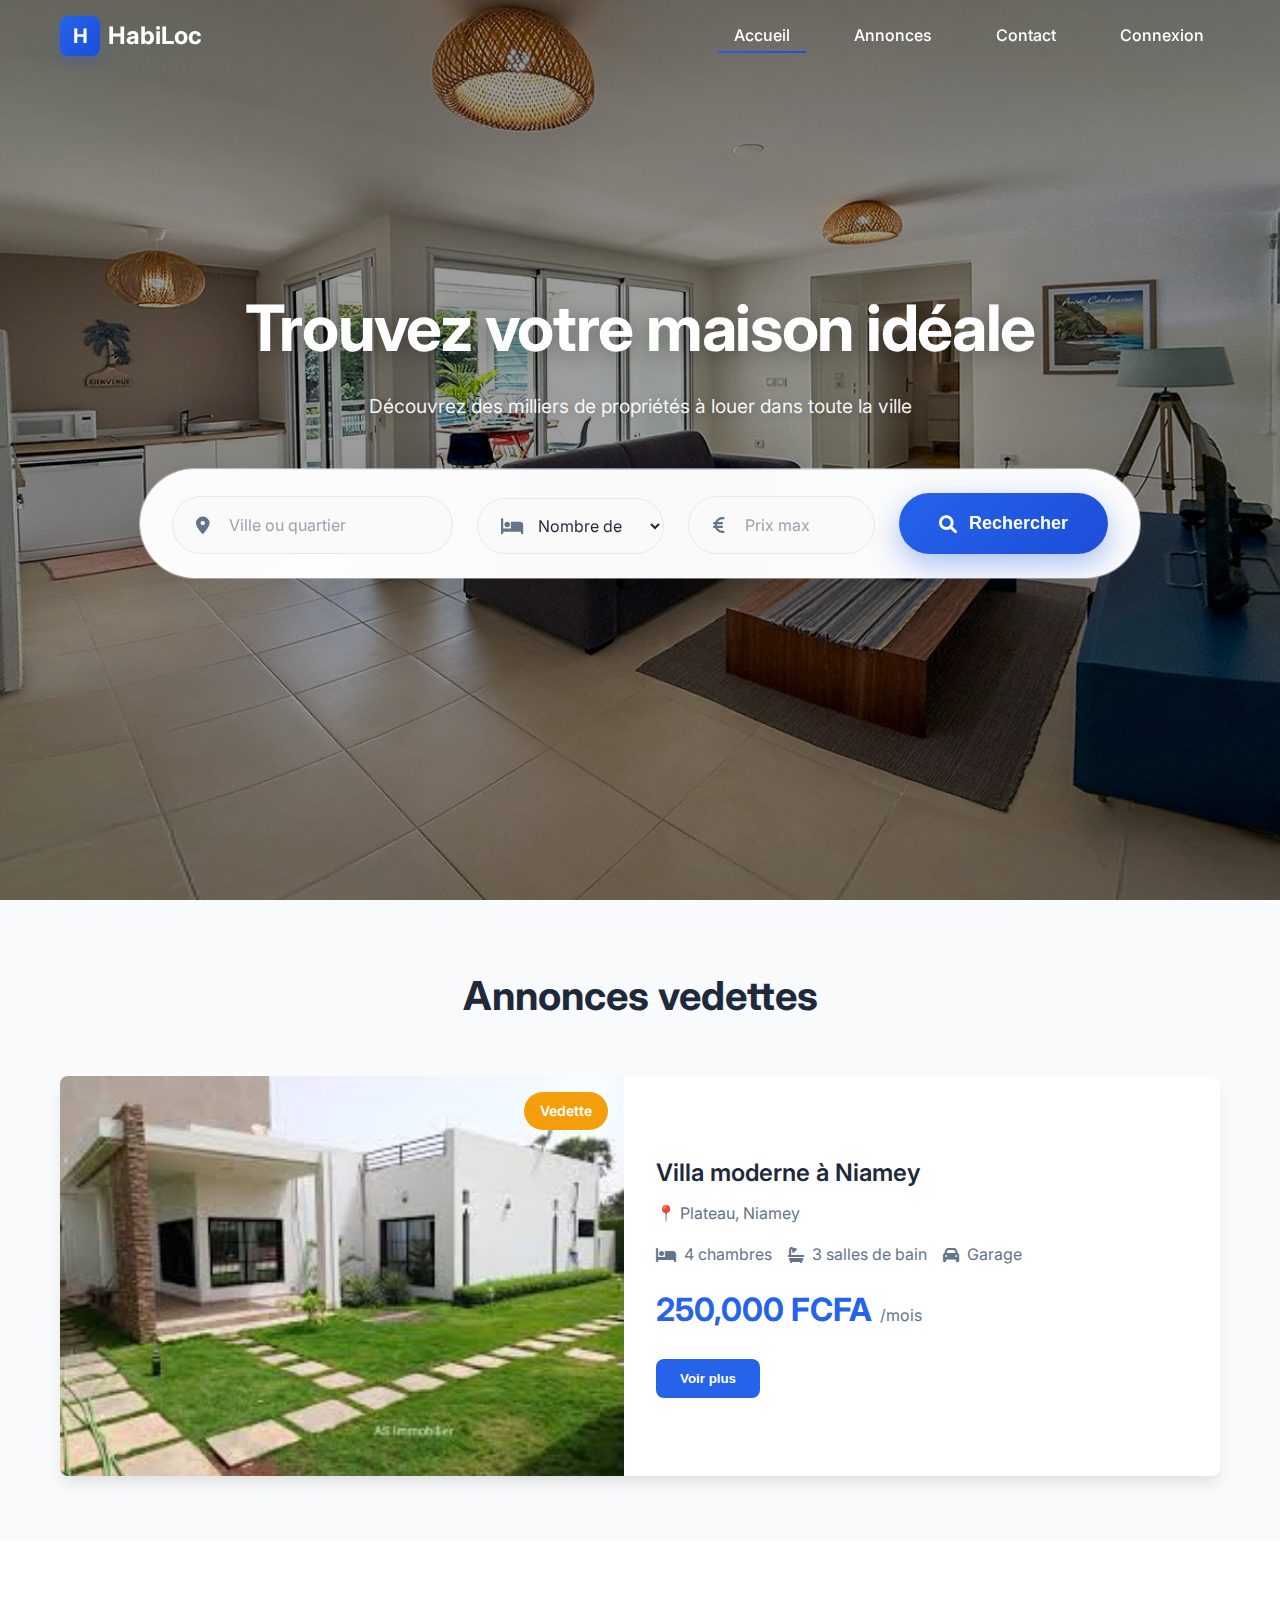
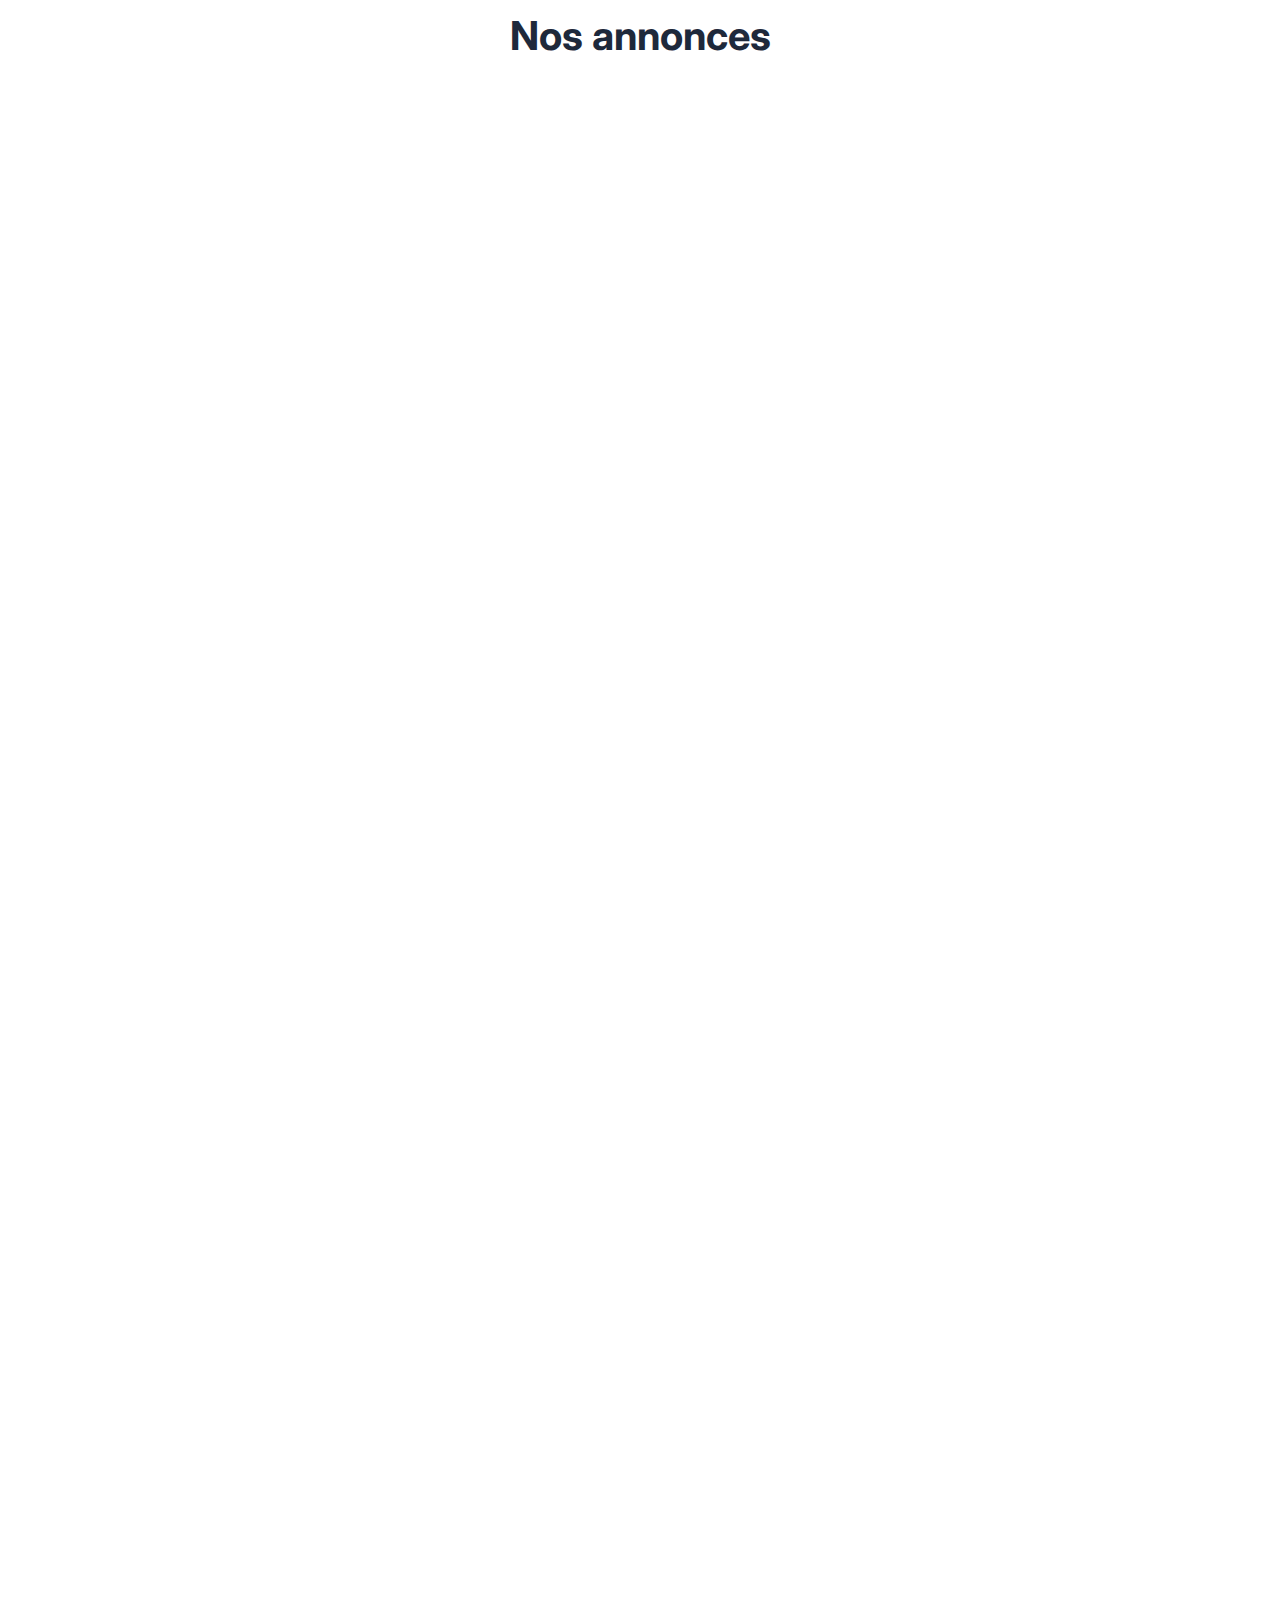
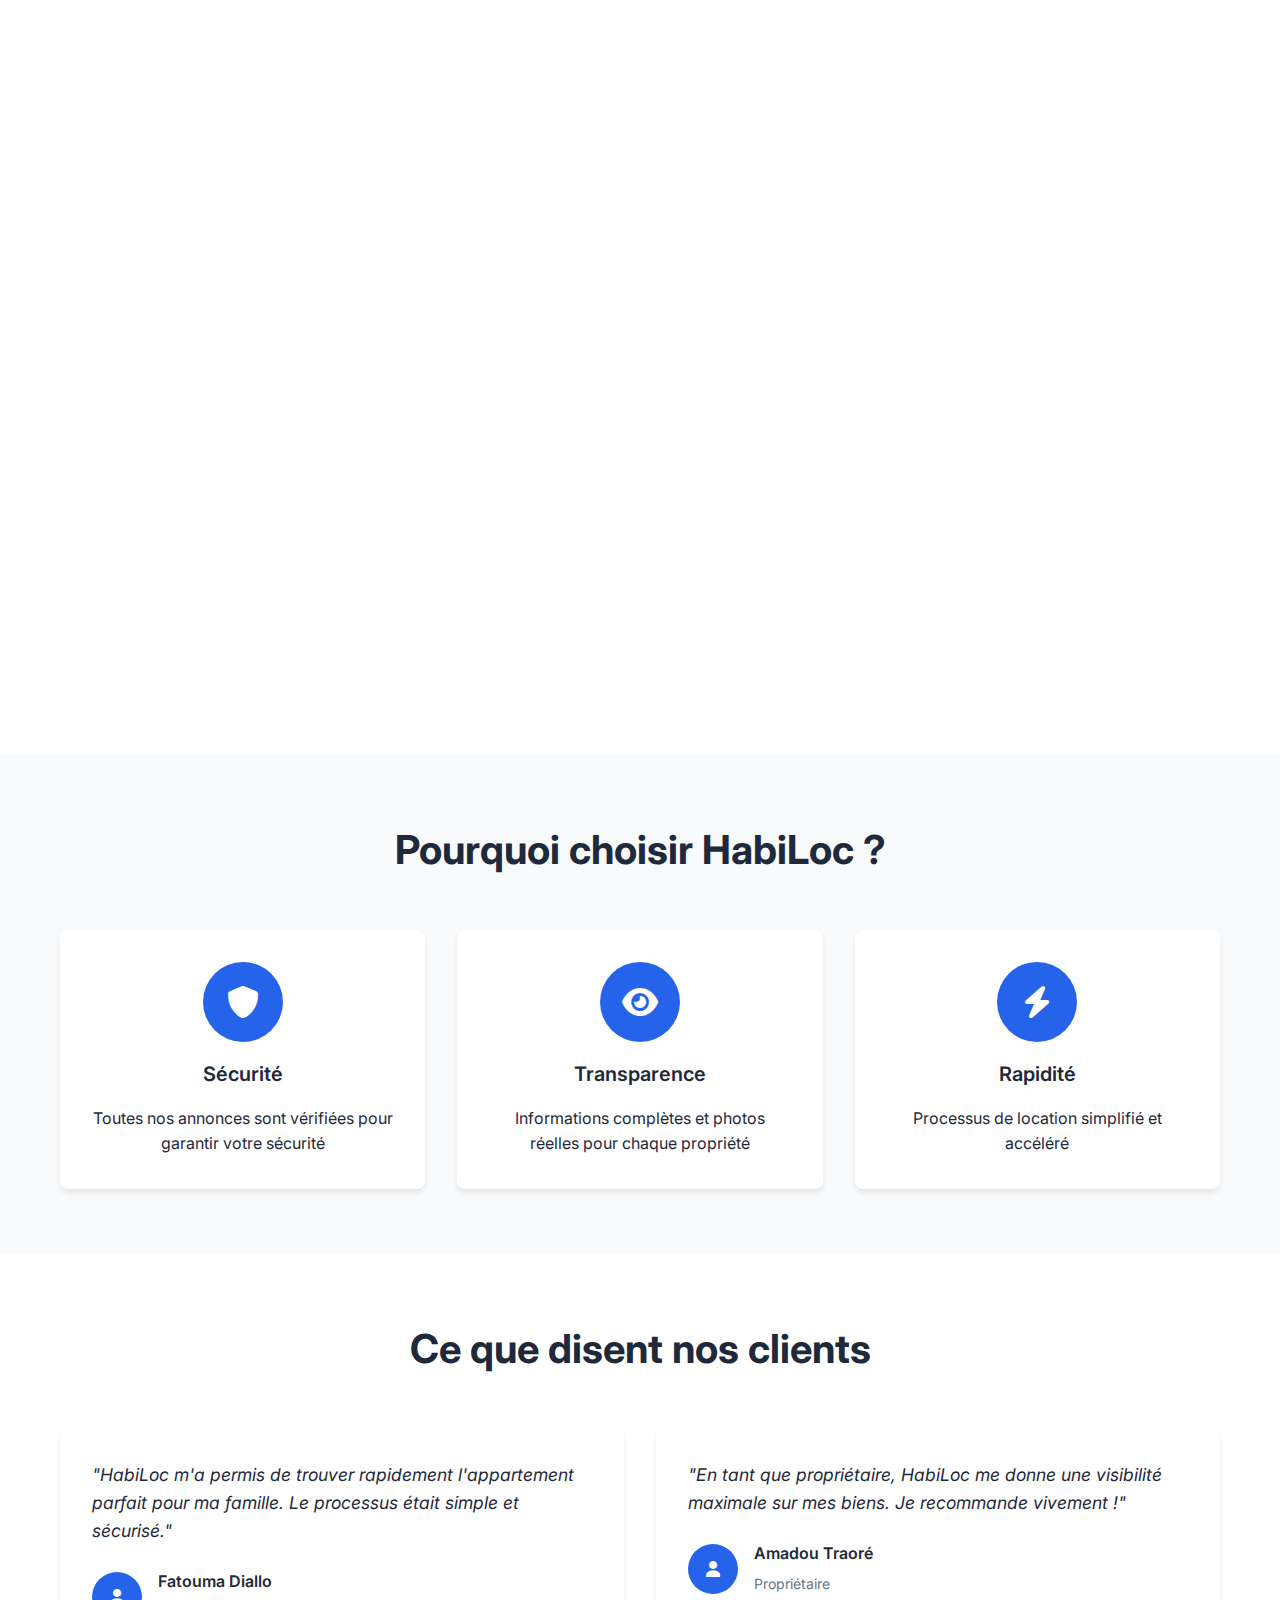
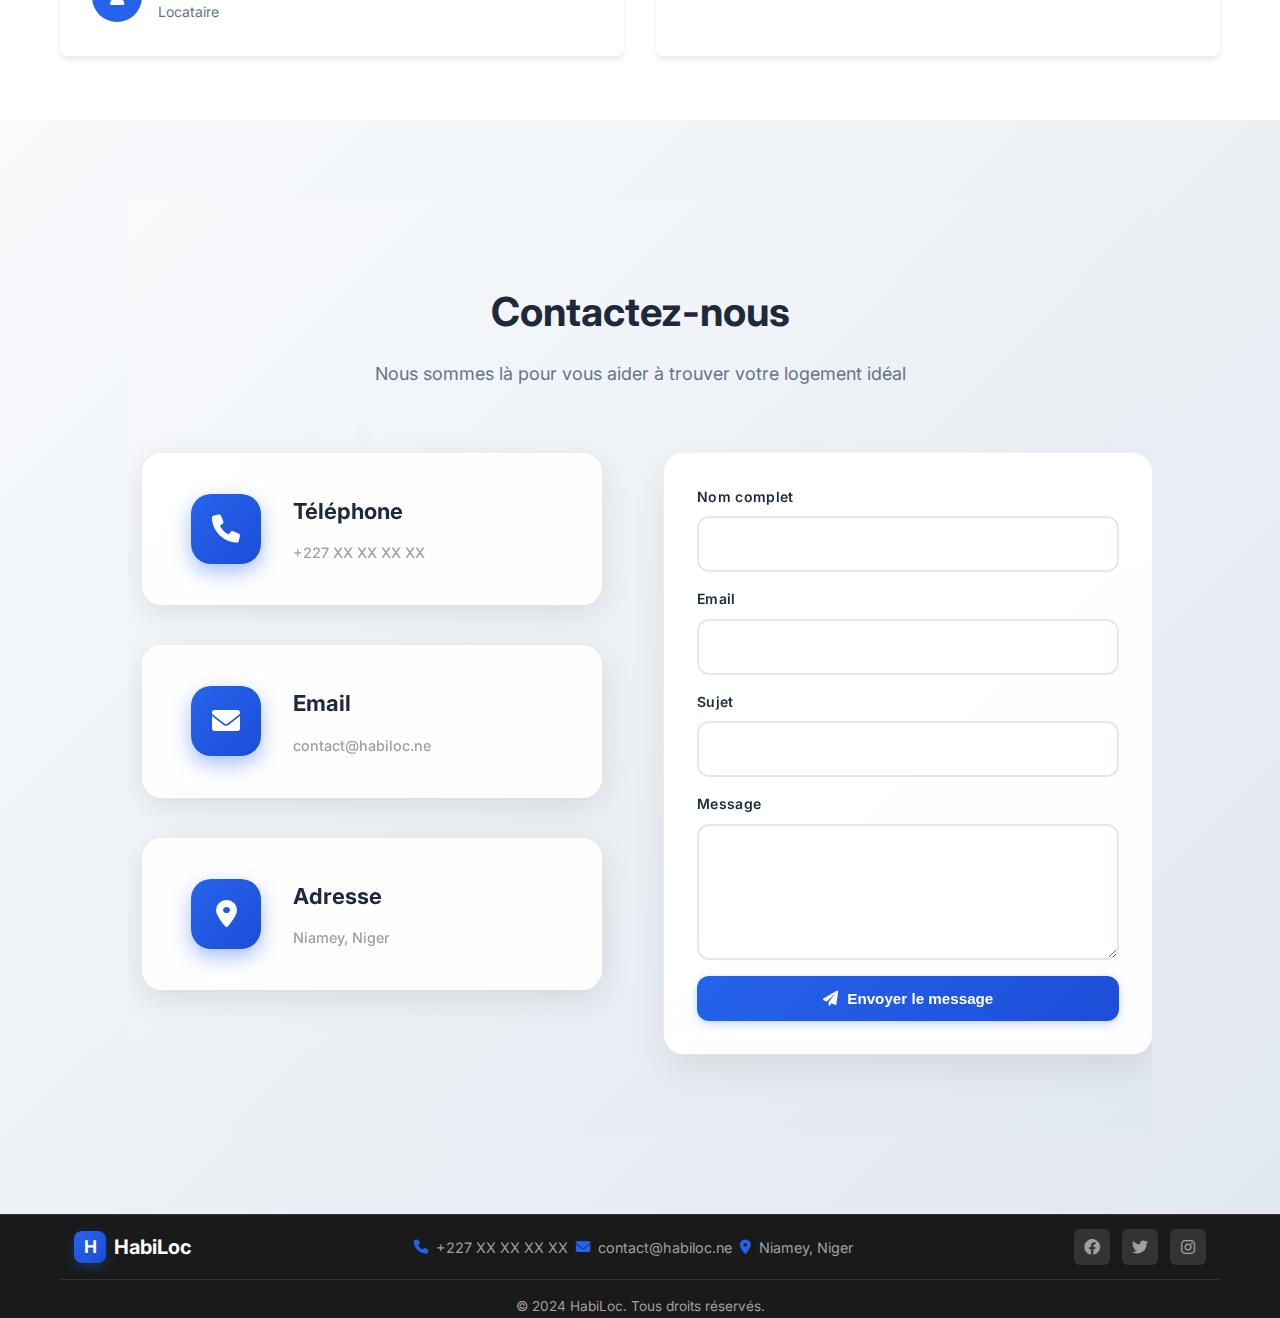
<file: index.html>
<!DOCTYPE html>
<html lang="fr">
<head>
    <meta charset="UTF-8">
    <meta name="viewport" content="width=device-width, initial-scale=1.0">
    <title>HabiLoc - Location de maisons et appartements</title>
    <link rel="stylesheet" href="css/style.css">
    <link rel="stylesheet" href="css/links.css">
    <link href="https://cdnjs.cloudflare.com/ajax/libs/font-awesome/6.0.0/css/all.min.css" rel="stylesheet">
    <link href="https://fonts.googleapis.com/css2?family=Inter:wght@300;400;500;600;700&display=swap" rel="stylesheet">
</head>
<body>
    <!-- Header -->
    <header class="header">
        <nav class="navbar">
            <div class="nav-container">
                <div class="nav-logo">
                    <h2>
                        <div class="logo-icon">H</div>
                        <span class="logo-text">HabiLoc</span>
                    </h2>
                </div>
                <ul class="nav-menu">
                    <li class="nav-item">
                        <a href="#accueil" class="nav-link">Accueil</a>
                    </li>
                    <li class="nav-item">
                        <a href="#annonces" class="nav-link">Annonces</a>
                    </li>
                    <li class="nav-item">
                        <a href="#contact" class="nav-link">Contact</a>
                    </li>
                    <li class="nav-item">
                        <a href="login.html" class="nav-link">Connexion</a>
                    </li>
                </ul>
                <div class="hamburger">
                    <span class="bar"></span>
                    <span class="bar"></span>
                    <span class="bar"></span>
                </div>
            </div>
        </nav>
    </header>

    <!-- Hero Section -->
    <section id="accueil" class="hero">
        <div class="hero-content">
            <h1 class="hero-title">Trouvez votre maison idéale</h1>
            <p class="hero-subtitle">Découvrez des milliers de propriétés à louer dans toute la ville</p>
            
            <!-- Barre de recherche -->
            <div class="search-container">
                <form class="search-form">
                    <div class="search-inputs">
                        <div class="input-group">
                            <label for="location">Localisation</label>
                            <i class="fas fa-map-marker-alt"></i>
                            <input type="text" id="location" placeholder="Ville ou quartier" class="search-input">
                        </div>
                        <div class="input-group">
                            <label for="bedrooms">Chambres</label>
                            <i class="fas fa-bed"></i>
                            <select id="bedrooms" class="search-input">
                                <option value="">Nombre de chambres</option>
                                <option value="1">1 chambre</option>
                                <option value="2">2 chambres</option>
                                <option value="3">3 chambres</option>
                                <option value="4+">4+ chambres</option>
                            </select>
                        </div>
                        <div class="input-group">
                            <label for="price">Prix maximum</label>
                            <i class="fas fa-euro-sign"></i>
                            <input type="number" id="price" placeholder="Prix max" class="search-input">
                        </div>
                        <button type="submit" class="search-btn">
                            <i class="fas fa-search"></i>
                            Rechercher
                        </button>
                    </div>
                </form>
            </div>
        </div>
    </section>

    <!-- Annonces vedettes -->
    <section id="annonces" class="featured-section">
        <div class="container">
            <h2 class="section-title">Annonces vedettes</h2>
            <div class="featured-card">
                <div class="featured-image">
                    <img src="images/images.jpg" alt="Villa moderne à Niamey">
                    <div class="featured-badge">Vedette</div>
                </div>
                <div class="featured-content">
                    <h3>Villa moderne à Niamey</h3>
                    <p class="featured-location">📍 Plateau, Niamey</p>
                    <div class="featured-details">
                        <span><i class="fas fa-bed"></i> 4 chambres</span>
                        <span><i class="fas fa-bath"></i> 3 salles de bain</span>
                        <span><i class="fas fa-car"></i> Garage</span>
                    </div>
                    <div class="featured-price">
                        <span class="price">250,000 FCFA</span>
                        <span class="period">/mois</span>
                    </div>
                    <button class="btn-primary" onclick="openPropertyModal()">Voir plus</button>
                </div>
            </div>
        </div>
    </section>

    <!-- Liste des annonces -->
    <section id="annonces" class="listings-section">
        <div class="container">
            <h2 class="section-title">Nos annonces</h2>
            <div class="listings-grid" id="listingsGrid">
                <!-- Les annonces seront générées dynamiquement -->
            </div>
        </div>
    </section>

    <!-- Avantages -->
    <section class="advantages-section">
        <div class="container">
            <h2 class="section-title">Pourquoi choisir HabiLoc ?</h2>
            <div class="advantages-grid">
                <div class="advantage-card">
                    <div class="advantage-icon">
                        <i class="fas fa-shield-alt"></i>
                    </div>
                    <h3>Sécurité</h3>
                    <p>Toutes nos annonces sont vérifiées pour garantir votre sécurité</p>
                </div>
                <div class="advantage-card">
                    <div class="advantage-icon">
                        <i class="fas fa-eye"></i>
                    </div>
                    <h3>Transparence</h3>
                    <p>Informations complètes et photos réelles pour chaque propriété</p>
                </div>
                <div class="advantage-card">
                    <div class="advantage-icon">
                        <i class="fas fa-bolt"></i>
                    </div>
                    <h3>Rapidité</h3>
                    <p>Processus de location simplifié et accéléré</p>
                </div>
            </div>
        </div>
    </section>

    <!-- Témoignages -->
    <section class="testimonials-section">
        <div class="container">
            <h2 class="section-title">Ce que disent nos clients</h2>
            <div class="testimonials-grid">
                <div class="testimonial-card">
                    <div class="testimonial-content">
                        <p>"HabiLoc m'a permis de trouver rapidement l'appartement parfait pour ma famille. Le processus était simple et sécurisé."</p>
                    </div>
                    <div class="testimonial-author">
                        <div class="author-avatar">
                            <i class="fas fa-user"></i>
                        </div>
                        <div class="author-info">
                            <h4>Fatouma Diallo</h4>
                            <span>Locataire</span>
                        </div>
                    </div>
                </div>
                <div class="testimonial-card">
                    <div class="testimonial-content">
                        <p>"En tant que propriétaire, HabiLoc me donne une visibilité maximale sur mes biens. Je recommande vivement !"</p>
                    </div>
                    <div class="testimonial-author">
                        <div class="author-avatar">
                            <i class="fas fa-user"></i>
                        </div>
                        <div class="author-info">
                            <h4>Amadou Traoré</h4>
                            <span>Propriétaire</span>
                        </div>
                    </div>
                </div>
            </div>
        </div>
    </section>

    <!-- Section Contact -->
    <section id="contact" class="contact-section">
        <div class="container contact-section">
            <h2 class="section-title">Contactez-nous</h2>
            <p class="contact-subtitle">Nous sommes là pour vous aider à trouver votre logement idéal</p>
            
            <div class="contact-content">
                <div class="contact-info">
                    <div class="contact-details">
                        <div class="contact-item">
                            <div class="contact-icon">
                                <i class="fas fa-phone"></i>
                            </div>
                            <div class="contact-text">
                                <h3>Téléphone</h3>
                                <p>+227 XX XX XX XX</p>
                            </div>
                        </div>
                        
                        <div class="contact-item">
                            <div class="contact-icon">
                                <i class="fas fa-envelope"></i>
                            </div>
                            <div class="contact-text">
                                <h3>Email</h3>
                                <p>contact@habiloc.ne</p>
                            </div>
                        </div>
                        
                        <div class="contact-item">
                            <div class="contact-icon">
                                <i class="fas fa-map-marker-alt"></i>
                            </div>
                            <div class="contact-text">
                                <h3>Adresse</h3>
                                <p>Niamey, Niger</p>
                            </div>
                        </div>
                    </div>
                </div>
                
                <div class="contact-form-container">
                    <form class="contact-form">
                        <div class="form-group">
                            <label for="name">Nom complet</label>
                            <input type="text" id="name" name="name" required>
                        </div>
                        
                        <div class="form-group">
                            <label for="email">Email</label>
                            <input type="email" id="email" name="email" required>
                        </div>
                        
                        <div class="form-group">
                            <label for="subject">Sujet</label>
                            <input type="text" id="subject" name="subject" required>
                        </div>
                        
                        <div class="form-group">
                            <label for="message">Message</label>
                            <textarea id="message" name="message" rows="5" required></textarea>
                        </div>
                        
                        <button type="submit" class="contact-btn">
                            <i class="fas fa-paper-plane"></i>
                            Envoyer le message
                        </button>
                    </form>
                </div>
            </div>
        </div>
    </section>

    <!-- Footer -->
    <footer class="footer">
        <div class="container">
            <div class="footer-content">
                <div class="footer-section">
                    <h3>
                        <div class="logo-icon">H</div>
                        <span class="logo-text">HabiLoc</span>
                    </h3>
                </div>
                <div class="contact-info">
                    <p><i class="fas fa-phone"></i> +227 XX XX XX XX</p>
                    <p><i class="fas fa-envelope"></i> contact@habiloc.ne</p>
                    <p><i class="fas fa-map-marker-alt"></i> Niamey, Niger</p>
                </div>
                <div class="social-links">
                    <a href="#"><i class="fab fa-facebook"></i></a>
                    <a href="#"><i class="fab fa-twitter"></i></a>
                    <a href="#"><i class="fab fa-instagram"></i></a>
                </div>
            </div>
            <div class="footer-bottom">
                <p>&copy; 2024 HabiLoc. Tous droits réservés.</p>
            </div>
        </div>
    </footer>

    <!-- Modal de détail de propriété -->
    <div id="propertyModal" class="property-modal">
        <div class="modal-overlay" onclick="closePropertyModal()"></div>
        <div class="modal-content">
            <button class="modal-close" onclick="closePropertyModal()">
                <i class="fas fa-times"></i>
            </button>
            
            <div class="modal-header">
                <div class="modal-badge">Vedette</div>
                <h2>Villa moderne à Niamey</h2>
                <p class="modal-location">📍 Plateau, Niamey</p>
            </div>
            
            <div class="modal-body">
                <div class="modal-image">
                    <img src="images/images.jpg" alt="Villa moderne à Niamey">
                </div>
                
                <div class="modal-details">
                    <div class="modal-price">
                        <span class="price">250,000 FCFA</span>
                        <span class="period">/mois</span>
                    </div>
                    
                    <div class="modal-features">
                        <div class="feature-item">
                            <i class="fas fa-bed"></i>
                            <span>4 chambres</span>
                        </div>
                        <div class="feature-item">
                            <i class="fas fa-bath"></i>
                            <span>3 salles de bain</span>
                        </div>
                        <div class="feature-item">
                            <i class="fas fa-car"></i>
                            <span>Garage</span>
                        </div>
                        <div class="feature-item">
                            <i class="fas fa-ruler-combined"></i>
                            <span>200 m²</span>
                        </div>
                    </div>
                    
                    <div class="modal-description">
                        <h3>Description</h3>
                        <p>Magnifique villa moderne située dans le quartier résidentiel de Plateau. Cette propriété de 4 chambres offre tout le confort moderne avec un garage privé et un jardin paysager. Idéale pour une famille, elle dispose de toutes les commodités nécessaires.</p>
                    </div>
                    
                    <div class="modal-amenities">
                        <h3>Équipements</h3>
                        <div class="amenities-grid">
                            <div class="amenity-item">
                                <i class="fas fa-wifi"></i>
                                <span>WiFi</span>
                            </div>
                            <div class="amenity-item">
                                <i class="fas fa-snowflake"></i>
                                <span>Climatisation</span>
                            </div>
                            <div class="amenity-item">
                                <i class="fas fa-shield-alt"></i>
                                <span>Sécurité 24h/24</span>
                            </div>
                            <div class="amenity-item">
                                <i class="fas fa-swimming-pool"></i>
                                <span>Piscine</span>
                            </div>
                        </div>
                    </div>
                </div>
            </div>
            
            <div class="modal-footer">
                <button class="btn-secondary" onclick="closePropertyModal()">Fermer</button>
                <button class="btn-primary" onclick="contactOwner()">
                    <i class="fas fa-phone"></i>
                    Contacter le propriétaire
                </button>
            </div>
        </div>
    </div>

    <script src="js/init-data.js"></script>
    <script src="js/script.js"></script>
    <script src="js/scroll-navigation.js"></script>
    <script src="js/contact.js"></script>
    <script src="js/navbar-scroll.js"></script>
    <script>
        function openPropertyModal() {
            document.getElementById('propertyModal').classList.add('active');
            document.body.style.overflow = 'hidden';
        }
        
        function closePropertyModal() {
            document.getElementById('propertyModal').classList.remove('active');
            document.body.style.overflow = 'auto';
        }
        
        function contactOwner() {
            // Scroll vers la section contact
            document.getElementById('contact').scrollIntoView({ behavior: 'smooth' });
            closePropertyModal();
        }
    </script>
</body>
</html>
</file>
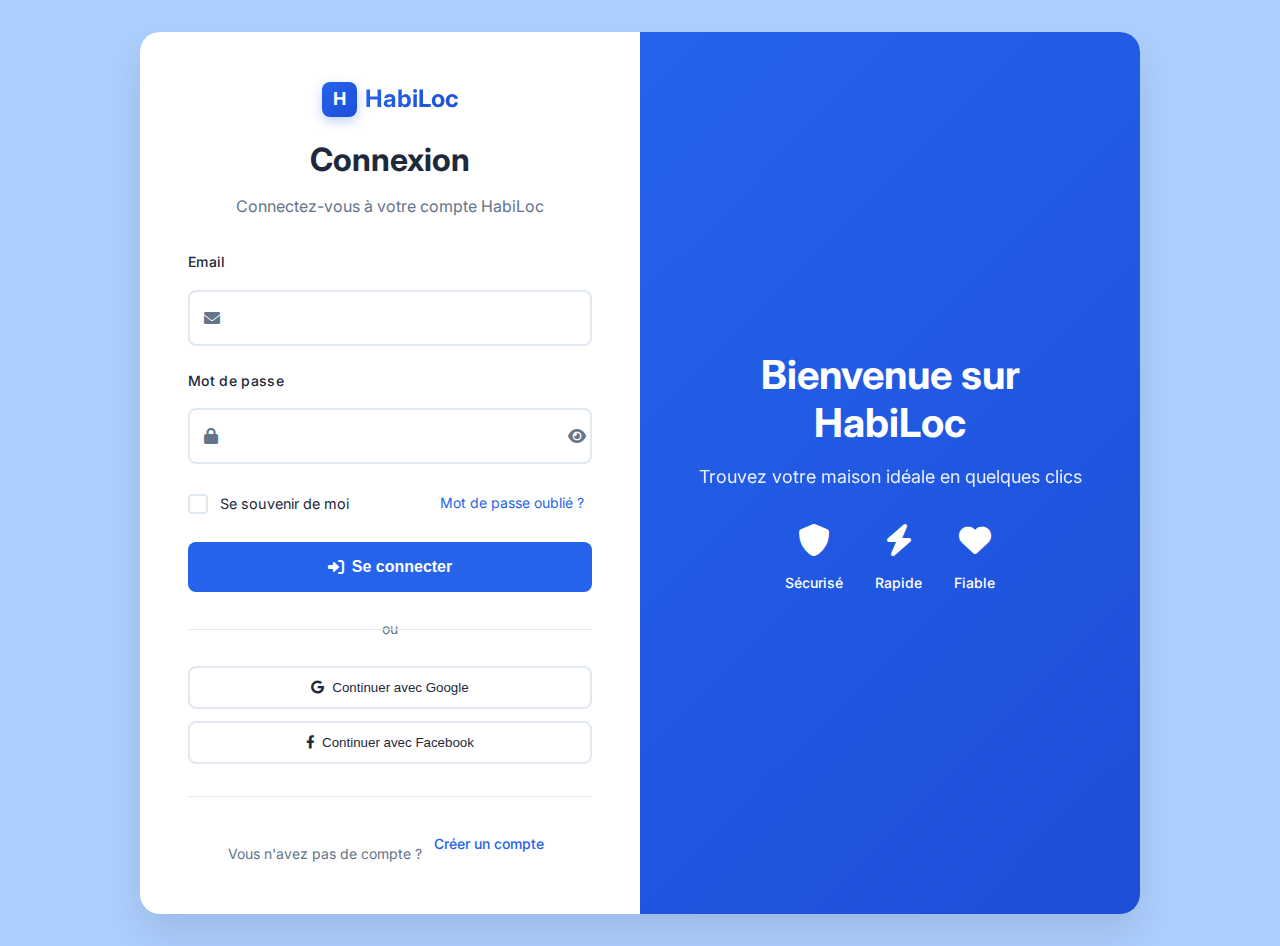
<file: dashboard.html>
<!DOCTYPE html>
<html lang="fr">
<head>
    <meta charset="UTF-8">
    <meta name="viewport" content="width=device-width, initial-scale=1.0">
    <title>Tableau de bord - HabiLoc</title>
    <link rel="stylesheet" href="css/style.css">
    <link rel="stylesheet" href="css/dashboard.css">
    <link rel="stylesheet" href="css/links.css">
    <link href="https://cdnjs.cloudflare.com/ajax/libs/font-awesome/6.0.0/css/all.min.css" rel="stylesheet">
    <link href="https://fonts.googleapis.com/css2?family=Inter:wght@300;400;500;600;700&display=swap" rel="stylesheet">
</head>
<body>
    <!-- Header -->
    <header class="header">
        <nav class="navbar">
            <div class="nav-container">
                <div class="nav-logo">
                    <a href="index.html">
                        <h2>
                            <div class="logo-icon">H</div>
                            <span class="logo-text">HabiLoc</span>
                        </h2>
                    </a>
                </div>
                <ul class="nav-menu">
                    <li class="nav-item">
                        <a href="index.html" class="nav-link">Accueil</a>
                    </li>
                    <li class="nav-item">
                        <a href="index.html#annonces" class="nav-link">Annonces</a>
                    </li>
                    <li class="nav-item">
                        <a href="index.html#contact" class="nav-link">Contact</a>
                    </li>
                    <li class="nav-item dropdown">
                        <a href="#" class="nav-link dropdown-toggle">
                            <i class="fas fa-user"></i>
                            <span id="userName">Mon compte</span>
                            <i class="fas fa-chevron-down"></i>
                        </a>
                        <div class="dropdown-menu">
                            <a href="dashboard.html" class="dropdown-item">
                                <i class="fas fa-tachometer-alt"></i>
                                Tableau de bord
                            </a>
                            <a href="profile.html" class="dropdown-item">
                                <i class="fas fa-user-edit"></i>
                                Mon profil
                            </a>
                            <a href="favorites.html" class="dropdown-item">
                                <i class="fas fa-heart"></i>
                                Mes favoris
                            </a>
                            <div class="dropdown-divider"></div>
                            <a href="#" class="dropdown-item" onclick="logout()">
                                <i class="fas fa-sign-out-alt"></i>
                                Déconnexion
                            </a>
                        </div>
                    </li>
                </ul>
                <div class="hamburger">
                    <span class="bar"></span>
                    <span class="bar"></span>
                    <span class="bar"></span>
                </div>
            </div>
        </nav>
    </header>

    <!-- Dashboard Main -->
    <main class="dashboard-main">
        <div class="dashboard-container">
            <!-- Sidebar -->
            <aside class="dashboard-sidebar">
                <div class="sidebar-header">
                    <div class="user-info">
                        <div class="user-avatar">
                            <i class="fas fa-user"></i>
                        </div>
                        <div class="user-details">
                            <h3 id="sidebarUserName">Nom utilisateur</h3>
                            <p id="sidebarUserType">Type de compte</p>
                        </div>
                    </div>
                </div>

                <nav class="sidebar-nav">
                    <ul class="nav-list">
                        <li class="nav-item">
                            <a href="#overview" class="nav-link active" onclick="showSection('overview')">
                                <i class="fas fa-tachometer-alt"></i>
                                <span>Vue d'ensemble</span>
                            </a>
                        </li>
                        <li class="nav-item">
                            <a href="#properties" class="nav-link" onclick="showSection('properties')">
                                <i class="fas fa-home"></i>
                                <span>Mes propriétés</span>
                            </a>
                        </li>
                        <li class="nav-item">
                            <a href="#favorites" class="nav-link" onclick="showSection('favorites')">
                                <i class="fas fa-heart"></i>
                                <span>Mes favoris</span>
                            </a>
                        </li>
                        <li class="nav-item">
                            <a href="#requests" class="nav-link" onclick="showSection('requests')">
                                <i class="fas fa-envelope"></i>
                                <span>Mes demandes</span>
                            </a>
                        </li>
                        <li class="nav-item">
                            <a href="#profile" class="nav-link" onclick="showSection('profile')">
                                <i class="fas fa-user-edit"></i>
                                <span>Mon profil</span>
                            </a>
                        </li>
                        <li class="nav-item" id="adminSection" style="display: none;">
                            <a href="#admin" class="nav-link" onclick="showSection('admin')">
                                <i class="fas fa-cog"></i>
                                <span>Administration</span>
                            </a>
                        </li>
                    </ul>
                </nav>
            </aside>

            <!-- Main Content -->
            <div class="dashboard-content">
                <!-- Vue d'ensemble -->
                <section id="overview" class="dashboard-section active">
                    <div class="section-header">
                        <h1>Vue d'ensemble</h1>
                        <p>Bienvenue sur votre tableau de bord HabiLoc</p>
                    </div>

                    <div class="stats-grid">
                        <div class="stat-card">
                            <div class="stat-icon">
                                <i class="fas fa-home"></i>
                            </div>
                            <div class="stat-content">
                                <h3 id="totalProperties">0</h3>
                                <p>Propriétés</p>
                            </div>
                        </div>
                        <div class="stat-card">
                            <div class="stat-icon">
                                <i class="fas fa-heart"></i>
                            </div>
                            <div class="stat-content">
                                <h3 id="totalFavorites">0</h3>
                                <p>Favoris</p>
                            </div>
                        </div>
                        <div class="stat-card">
                            <div class="stat-icon">
                                <i class="fas fa-envelope"></i>
                            </div>
                            <div class="stat-content">
                                <h3 id="totalRequests">0</h3>
                                <p>Demandes</p>
                            </div>
                        </div>
                        <div class="stat-card">
                            <div class="stat-icon">
                                <i class="fas fa-eye"></i>
                            </div>
                            <div class="stat-content">
                                <h3 id="totalViews">0</h3>
                                <p>Vues</p>
                            </div>
                        </div>
                    </div>

                    <div class="recent-activity">
                        <h2>Activité récente</h2>
                        <div class="activity-list" id="recentActivity">
                            <!-- Activité récente -->
                        </div>
                    </div>
                </section>

                <!-- Mes propriétés -->
                <section id="properties" class="dashboard-section">
                    <div class="section-header">
                        <h1>Mes propriétés</h1>
                        <button class="btn-primary" onclick="addProperty()">
                            <i class="fas fa-plus"></i>
                            Ajouter une propriété
                        </button>
                    </div>

                    <div class="properties-grid" id="userProperties">
                        <!-- Propriétés de l'utilisateur -->
                    </div>
                </section>

                <!-- Mes favoris -->
                <section id="favorites" class="dashboard-section">
                    <div class="section-header">
                        <h1>Mes favoris</h1>
                        <p>Propriétés que vous avez ajoutées aux favoris</p>
                    </div>

                    <div class="favorites-grid" id="userFavorites">
                        <!-- Propriétés favorites -->
                    </div>
                </section>

                <!-- Mes demandes -->
                <section id="requests" class="dashboard-section">
                    <div class="section-header">
                        <h1>Mes demandes</h1>
                        <p>Historique de vos demandes de contact</p>
                    </div>

                    <div class="requests-list" id="userRequests">
                        <!-- Demandes de l'utilisateur -->
                    </div>
                </section>

                <!-- Mon profil -->
                <section id="profile" class="dashboard-section">
                    <div class="section-header">
                        <h1>Mon profil</h1>
                        <p>Gérez vos informations personnelles</p>
                    </div>

                    <div class="profile-form">
                        <form id="profileForm">
                            <div class="form-row">
                                <div class="form-group">
                                    <label for="profileFirstName">Prénom</label>
                                    <input type="text" id="profileFirstName" name="firstName" required>
                                </div>
                                <div class="form-group">
                                    <label for="profileLastName">Nom</label>
                                    <input type="text" id="profileLastName" name="lastName" required>
                                </div>
                            </div>
                            <div class="form-row">
                                <div class="form-group">
                                    <label for="profileEmail">Email</label>
                                    <input type="email" id="profileEmail" name="email" required>
                                </div>
                                <div class="form-group">
                                    <label for="profilePhone">Téléphone</label>
                                    <input type="tel" id="profilePhone" name="phone" required>
                                </div>
                            </div>
                            <div class="form-group">
                                <label for="profileType">Type de compte</label>
                                <select id="profileType" name="userType" required>
                                    <option value="tenant">Locataire</option>
                                    <option value="owner">Propriétaire</option>
                                </select>
                            </div>
                            <button type="submit" class="btn-primary">
                                <i class="fas fa-save"></i>
                                Sauvegarder
                            </button>
                        </form>
                    </div>
                </section>

                <!-- Administration -->
                <section id="admin" class="dashboard-section">
                    <div class="section-header">
                        <h1>Administration</h1>
                        <p>Gestion des propriétés et utilisateurs</p>
                    </div>

                    <div class="admin-tabs">
                        <button class="tab-btn active" onclick="showAdminTab('properties')">Propriétés</button>
                        <button class="tab-btn" onclick="showAdminTab('users')">Utilisateurs</button>
                        <button class="tab-btn" onclick="showAdminTab('contacts')">Messages</button>
                    </div>

                    <div class="admin-content">
                        <div id="admin-properties" class="admin-tab active">
                            <div class="admin-actions">
                                <button class="btn-primary" onclick="addProperty()">
                                    <i class="fas fa-plus"></i>
                                    Ajouter une propriété
                                </button>
                                <div class="search-box">
                                    <input type="text" placeholder="Rechercher..." id="adminSearch">
                                    <i class="fas fa-search"></i>
                                </div>
                            </div>
                            <div class="admin-table">
                                <table>
                                    <thead>
                                        <tr>
                                            <th>Propriété</th>
                                            <th>Prix</th>
                                            <th>Statut</th>
                                            <th>Actions</th>
                                        </tr>
                                    </thead>
                                    <tbody id="adminPropertiesTable">
                                        <!-- Tableau des propriétés -->
                                    </tbody>
                                </table>
                            </div>
                        </div>

                        <div id="admin-users" class="admin-tab">
                            <div class="admin-table">
                                <table>
                                    <thead>
                                        <tr>
                                            <th>Utilisateur</th>
                                            <th>Email</th>
                                            <th>Type</th>
                                            <th>Actions</th>
                                        </tr>
                                    </thead>
                                    <tbody id="adminUsersTable">
                                        <!-- Tableau des utilisateurs -->
                                    </tbody>
                                </table>
                            </div>
                        </div>

                        <div id="admin-contacts" class="admin-tab">
                            <div class="admin-table">
                                <table>
                                    <thead>
                                        <tr>
                                            <th>Nom</th>
                                            <th>Email</th>
                                            <th>Propriété</th>
                                            <th>Date</th>
                                            <th>Actions</th>
                                        </tr>
                                    </thead>
                                    <tbody id="adminContactsTable">
                                        <!-- Tableau des contacts -->
                                    </tbody>
                                </table>
                            </div>
                        </div>
                    </div>
                </section>
            </div>
        </div>
    </main>

    <!-- Modal pour ajouter une propriété -->
    <div id="propertyModal" class="modal">
        <div class="modal-content">
            <div class="modal-header">
                <h2>Ajouter une propriété</h2>
                <button class="modal-close" onclick="closeModal()">
                    <i class="fas fa-times"></i>
                </button>
            </div>
            <form id="propertyForm" class="modal-body">
                <div class="form-row">
                    <div class="form-group">
                        <label for="propName">Nom de la propriété</label>
                        <input type="text" id="propName" name="name" required>
                    </div>
                    <div class="form-group">
                        <label for="propLocation">Localisation</label>
                        <input type="text" id="propLocation" name="location" required>
                    </div>
                </div>
                <div class="form-row">
                    <div class="form-group">
                        <label for="propPrice">Prix (FCFA/mois)</label>
                        <input type="number" id="propPrice" name="price" required>
                    </div>
                    <div class="form-group">
                        <label for="propBedrooms">Chambres</label>
                        <input type="number" id="propBedrooms" name="bedrooms" required>
                    </div>
                </div>
                <div class="form-row">
                    <div class="form-group">
                        <label for="propBathrooms">Salles de bain</label>
                        <input type="number" id="propBathrooms" name="bathrooms" required>
                    </div>
                    <div class="form-group">
                        <label for="propArea">Surface (m²)</label>
                        <input type="number" id="propArea" name="area" required>
                    </div>
                </div>
                <div class="form-group">
                    <label for="propDescription">Description</label>
                    <textarea id="propDescription" name="description" rows="4" required></textarea>
                </div>
                <div class="form-group">
                    <label for="propImages">Images (URLs séparées par des virgules)</label>
                    <textarea id="propImages" name="images" rows="3" placeholder="https://example.com/image1.jpg, https://example.com/image2.jpg"></textarea>
                </div>
                <div class="modal-footer">
                    <button type="button" class="btn-secondary" onclick="closeModal()">Annuler</button>
                    <button type="submit" class="btn-primary">Ajouter</button>
                </div>
            </form>
        </div>
    </div>

    <script src="js/init-data.js"></script>
    <script src="js/script.js"></script>
    <script src="js/dashboard.js"></script>
    <script src="js/active-links.js"></script>
</body>
</html>
</file>
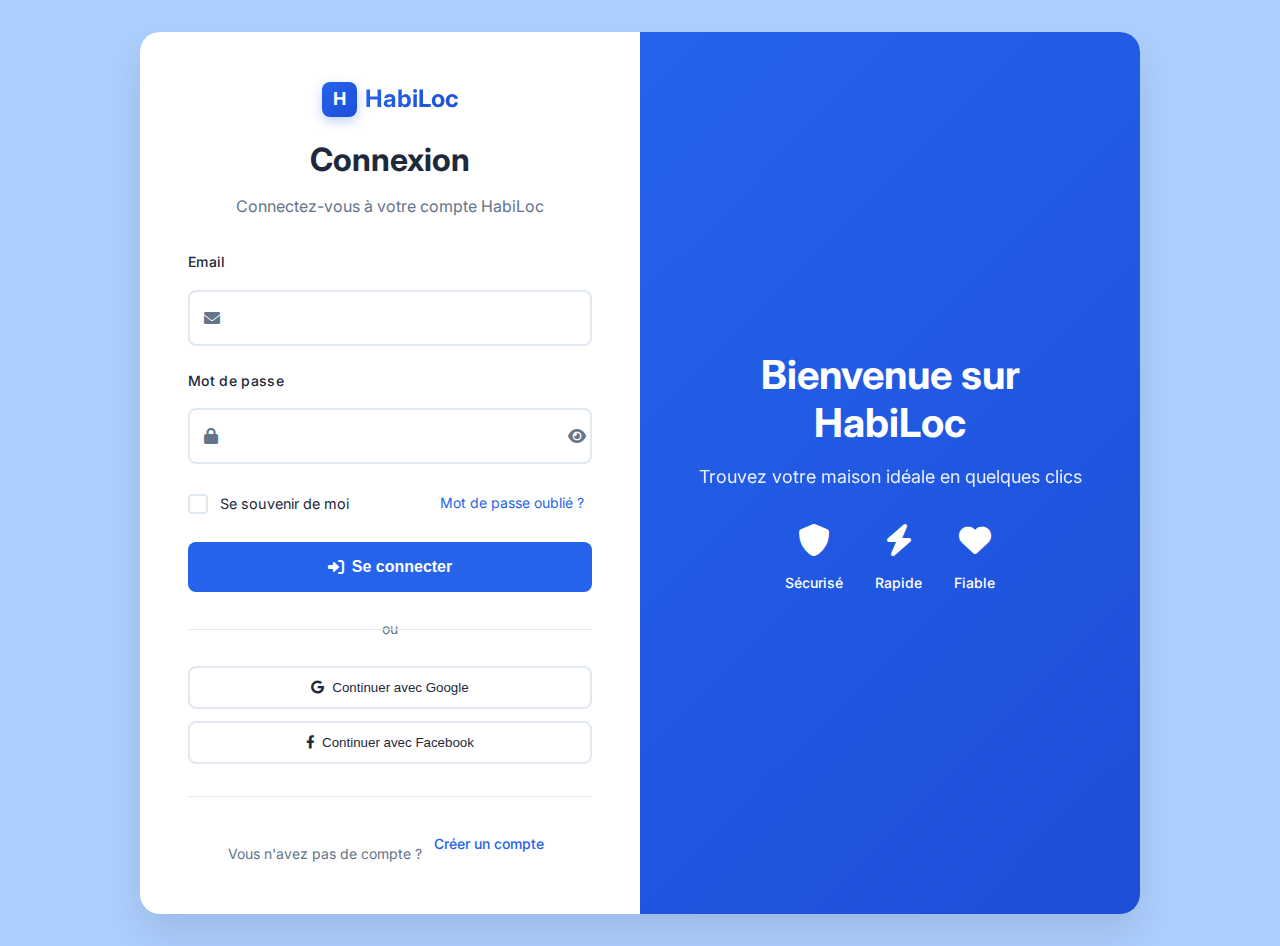
<file: login.html>
<!DOCTYPE html>
<html lang="fr">
<head>
    <meta charset="UTF-8">
    <meta name="viewport" content="width=device-width, initial-scale=1.0">
    <title>Connexion - HabiLoc</title>
    <link rel="stylesheet" href="css/style.css">
    <link rel="stylesheet" href="css/auth.css">
    <link rel="stylesheet" href="css/links.css">
    <link href="https://cdnjs.cloudflare.com/ajax/libs/font-awesome/6.0.0/css/all.min.css" rel="stylesheet">
    <link href="https://fonts.googleapis.com/css2?family=Inter:wght@300;400;500;600;700&display=swap" rel="stylesheet">
</head>
<body class="auth-body">
    <div class="auth-container">
        <div class="auth-card">
            <div class="auth-header">
                <a href="index.html" class="auth-logo">
                    <h2>
                        <div class="logo-icon">H</div>
                        <span class="logo-text">HabiLoc</span>
                    </h2>
                </a>
                <h1>Connexion</h1>
                <p>Connectez-vous à votre compte HabiLoc</p>
            </div>

            <form class="auth-form" id="loginForm">
                <div class="form-group">
                    <label for="email">Email</label>
                    <div class="input-wrapper">
                        <i class="fas fa-envelope"></i>
                        <input type="email" id="email" name="email" required>
                    </div>
                </div>

                <div class="form-group">
                    <label for="password">Mot de passe</label>
                    <div class="input-wrapper">
                        <i class="fas fa-lock"></i>
                        <input type="password" id="password" name="password" required>
                        <button type="button" class="password-toggle" onclick="togglePassword('password')">
                            <i class="fas fa-eye"></i>
                        </button>
                    </div>
                </div>

                <div class="form-options">
                    <label class="checkbox-wrapper">
                        <input type="checkbox" id="remember">
                        <span class="checkmark"></span>
                        Se souvenir de moi
                    </label>
                    <a href="#" class="forgot-password">Mot de passe oublié ?</a>
                </div>

                <button type="submit" class="btn-auth">
                    <i class="fas fa-sign-in-alt"></i>
                    Se connecter
                </button>

                <div class="auth-divider">
                    <span>ou</span>
                </div>

                <div class="social-login">
                    <button type="button" class="btn-social google">
                        <i class="fab fa-google"></i>
                        Continuer avec Google
                    </button>
                    <button type="button" class="btn-social facebook">
                        <i class="fab fa-facebook-f"></i>
                        Continuer avec Facebook
                    </button>
                </div>
            </form>

            <div class="auth-footer">
                <p>Vous n'avez pas de compte ? <a href="register.html">Créer un compte</a></p>
            </div>
        </div>

        <div class="auth-image">
            <div class="auth-image-content">
                <h2>Bienvenue sur HabiLoc</h2>
                <p>Trouvez votre maison idéale en quelques clics</p>
                <div class="auth-features">
                    <div class="feature">
                        <i class="fas fa-shield-alt"></i>
                        <span>Sécurisé</span>
                    </div>
                    <div class="feature">
                        <i class="fas fa-bolt"></i>
                        <span>Rapide</span>
                    </div>
                    <div class="feature">
                        <i class="fas fa-heart"></i>
                        <span>Fiable</span>
                    </div>
                </div>
            </div>
        </div>
    </div>

    <script src="js/auth.js"></script>
    <script src="js/active-links.js"></script>
</body>
</html>
</file>
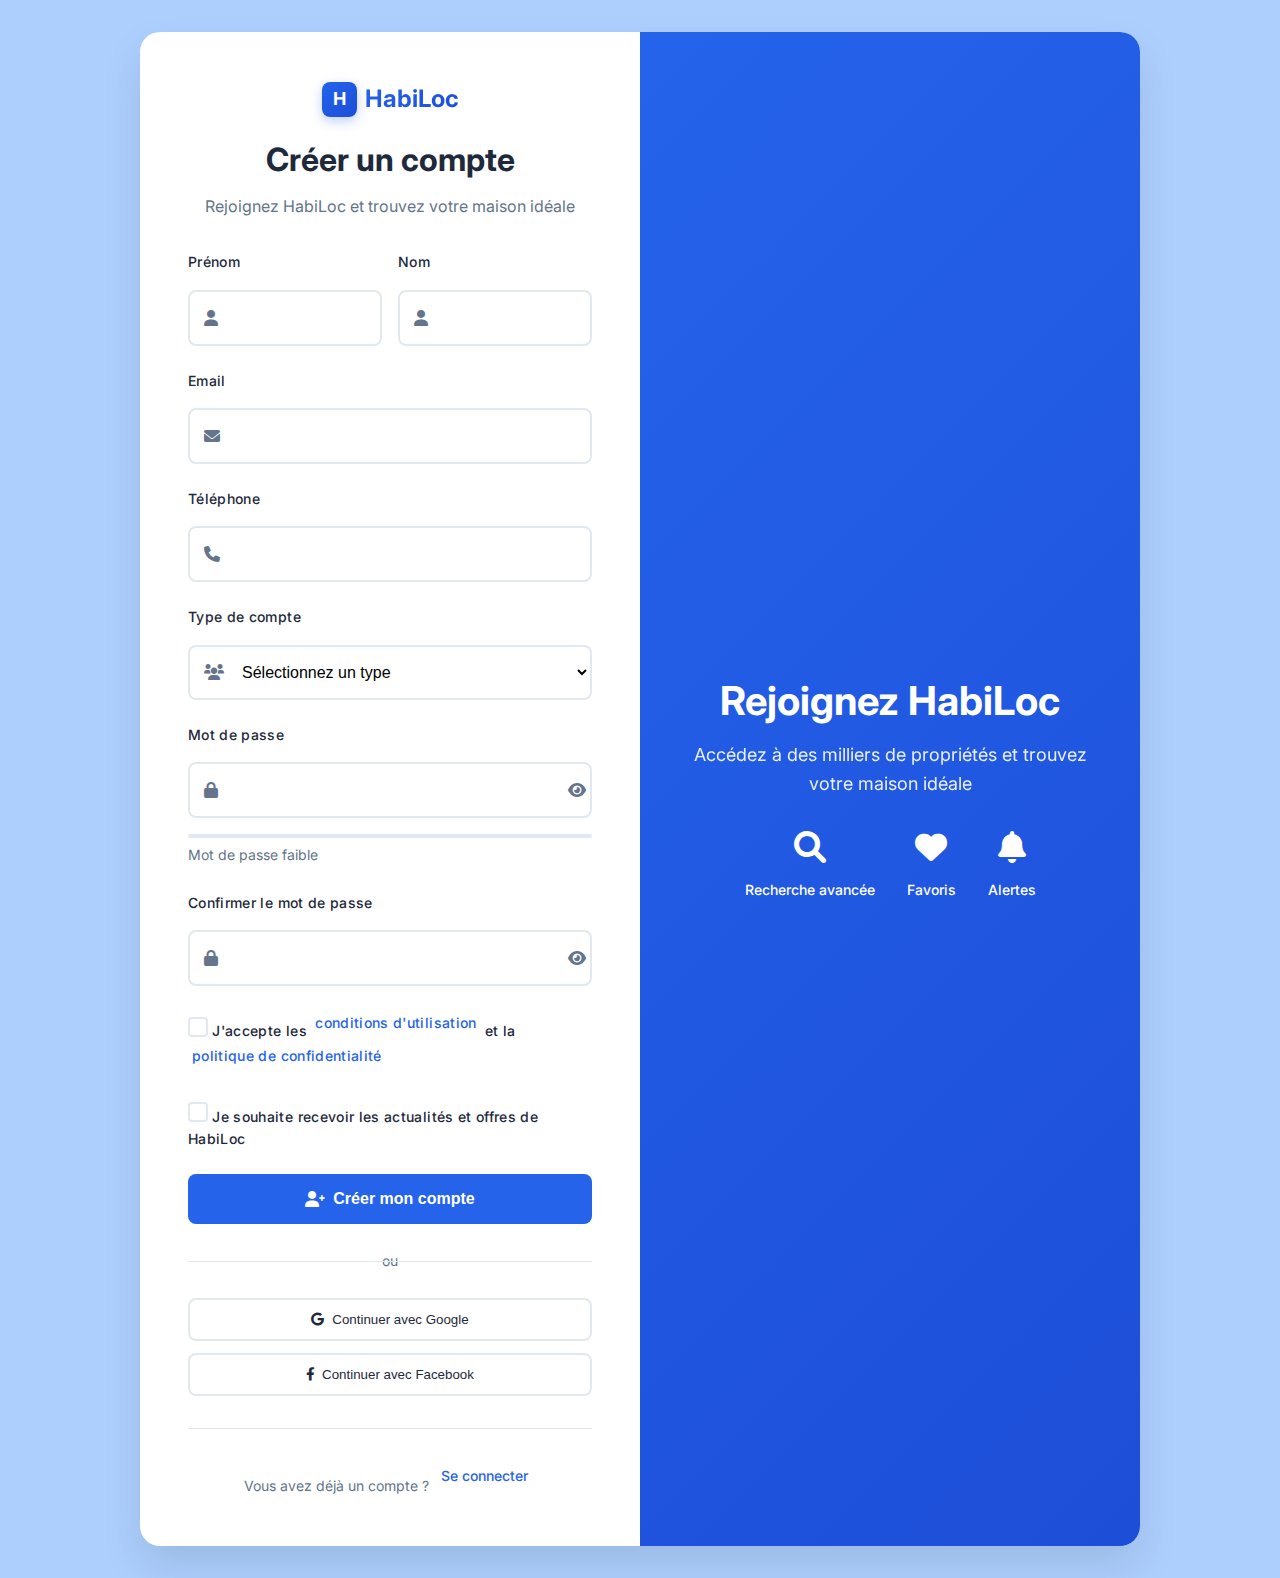
<file: register.html>
<!DOCTYPE html>
<html lang="fr">
<head>
    <meta charset="UTF-8">
    <meta name="viewport" content="width=device-width, initial-scale=1.0">
    <title>Inscription - HabiLoc</title>
    <link rel="stylesheet" href="css/style.css">
    <link rel="stylesheet" href="css/auth.css">
    <link rel="stylesheet" href="css/links.css">
    <link href="https://cdnjs.cloudflare.com/ajax/libs/font-awesome/6.0.0/css/all.min.css" rel="stylesheet">
    <link href="https://fonts.googleapis.com/css2?family=Inter:wght@300;400;500;600;700&display=swap" rel="stylesheet">
</head>
<body class="auth-body">
    <div class="auth-container">
        <div class="auth-card">
            <div class="auth-header">
                <a href="index.html" class="auth-logo">
                    <h2>
                        <div class="logo-icon">H</div>
                        <span class="logo-text">HabiLoc</span>
                    </h2>
                </a>
                <h1>Créer un compte</h1>
                <p>Rejoignez HabiLoc et trouvez votre maison idéale</p>
            </div>

            <form class="auth-form" id="registerForm">
                <div class="form-row">
                    <div class="form-group">
                        <label for="firstName">Prénom</label>
                        <div class="input-wrapper">
                            <i class="fas fa-user"></i>
                            <input type="text" id="firstName" name="firstName" required>
                        </div>
                    </div>
                    <div class="form-group">
                        <label for="lastName">Nom</label>
                        <div class="input-wrapper">
                            <i class="fas fa-user"></i>
                            <input type="text" id="lastName" name="lastName" required>
                        </div>
                    </div>
                </div>

                <div class="form-group">
                    <label for="email">Email</label>
                    <div class="input-wrapper">
                        <i class="fas fa-envelope"></i>
                        <input type="email" id="email" name="email" required>
                    </div>
                </div>

                <div class="form-group">
                    <label for="phone">Téléphone</label>
                    <div class="input-wrapper">
                        <i class="fas fa-phone"></i>
                        <input type="tel" id="phone" name="phone" required>
                    </div>
                </div>

                <div class="form-group">
                    <label for="userType">Type de compte</label>
                    <div class="input-wrapper">
                        <i class="fas fa-users"></i>
                        <select id="userType" name="userType" required>
                            <option value="">Sélectionnez un type</option>
                            <option value="tenant">Locataire</option>
                            <option value="owner">Propriétaire</option>
                        </select>
                    </div>
                </div>

                <div class="form-group">
                    <label for="password">Mot de passe</label>
                    <div class="input-wrapper">
                        <i class="fas fa-lock"></i>
                        <input type="password" id="password" name="password" required>
                        <button type="button" class="password-toggle" onclick="togglePassword('password')">
                            <i class="fas fa-eye"></i>
                        </button>
                    </div>
                    <div class="password-strength">
                        <div class="strength-bar">
                            <div class="strength-fill" id="strengthFill"></div>
                        </div>
                        <span class="strength-text" id="strengthText">Mot de passe faible</span>
                    </div>
                </div>

                <div class="form-group">
                    <label for="confirmPassword">Confirmer le mot de passe</label>
                    <div class="input-wrapper">
                        <i class="fas fa-lock"></i>
                        <input type="password" id="confirmPassword" name="confirmPassword" required>
                        <button type="button" class="password-toggle" onclick="togglePassword('confirmPassword')">
                            <i class="fas fa-eye"></i>
                        </button>
                    </div>
                </div>

                <div class="form-group">
                    <label class="checkbox-wrapper">
                        <input type="checkbox" id="terms" required>
                        <span class="checkmark"></span>
                        J'accepte les <a href="#" class="terms-link">conditions d'utilisation</a> et la <a href="#" class="terms-link">politique de confidentialité</a>
                    </label>
                </div>

                <div class="form-group">
                    <label class="checkbox-wrapper">
                        <input type="checkbox" id="newsletter">
                        <span class="checkmark"></span>
                        Je souhaite recevoir les actualités et offres de HabiLoc
                    </label>
                </div>

                <button type="submit" class="btn-auth">
                    <i class="fas fa-user-plus"></i>
                    Créer mon compte
                </button>

                <div class="auth-divider">
                    <span>ou</span>
                </div>

                <div class="social-login">
                    <button type="button" class="btn-social google">
                        <i class="fab fa-google"></i>
                        Continuer avec Google
                    </button>
                    <button type="button" class="btn-social facebook">
                        <i class="fab fa-facebook-f"></i>
                        Continuer avec Facebook
                    </button>
                </div>
            </form>

            <div class="auth-footer">
                <p>Vous avez déjà un compte ? <a href="login.html">Se connecter</a></p>
            </div>
        </div>

        <div class="auth-image">
            <div class="auth-image-content">
                <h2>Rejoignez HabiLoc</h2>
                <p>Accédez à des milliers de propriétés et trouvez votre maison idéale</p>
                <div class="auth-features">
                    <div class="feature">
                        <i class="fas fa-search"></i>
                        <span>Recherche avancée</span>
                    </div>
                    <div class="feature">
                        <i class="fas fa-heart"></i>
                        <span>Favoris</span>
                    </div>
                    <div class="feature">
                        <i class="fas fa-bell"></i>
                        <span>Alertes</span>
                    </div>
                </div>
            </div>
        </div>
    </div>

    <script src="js/auth.js"></script>
    <script src="js/active-links.js"></script>
</body>
</html>
</file>
<file: css/links.css>
/* Styles modernes pour les liens - HabiLoc */

/* Styles de base pour tous les liens */
a {
    text-decoration: none;
    transition: all 0.3s cubic-bezier(0.4, 0, 0.2, 1);
    position: relative;
}

/* Suppression de l'outline par défaut */
a:focus {
    outline: none;
}

/* Styles pour les liens actifs - conservation du trait */
a.active {
    color: var(--primary-color);
}

a.active::before {
    width: 100% !important;
}

/* Effet de trait qui trace une ligne */
.link-underline {
    position: relative;
    color: var(--text-color);
    font-weight: 500;
    padding: 0.5rem 1rem;
    display: inline-block;
    transition: all 0.3s ease;
}

.link-underline::before {
    content: '';
    position: absolute;
    width: 0;
    height: 2px;
    bottom: 0;
    left: 50%;
    background: linear-gradient(90deg, var(--primary-color), var(--primary-dark));
    transition: all 0.4s cubic-bezier(0.4, 0, 0.2, 1);
    transform: translateX(-50%);
}

.link-underline::after {
    content: '';
    position: absolute;
    width: 0;
    height: 2px;
    bottom: 0;
    right: 50%;
    background: linear-gradient(90deg, var(--primary-dark), var(--primary-color));
    transition: all 0.4s cubic-bezier(0.4, 0, 0.2, 1);
    transform: translateX(50%);
}

.link-underline:hover::before {
    width: 50%;
    left: 0;
    transform: translateX(0);
}

.link-underline:hover::after {
    width: 50%;
    right: 0;
    transform: translateX(0);
}

.link-underline:hover {
    color: var(--primary-color);
    transform: translateY(-1px);
}

.link-underline.active {
    color: var(--primary-color);
}

.link-underline.active::before,
.link-underline.active::after {
    width: 50%;
}

/* Effet de trait qui trace une ligne de gauche à droite */
.link-trace {
    position: relative;
    color: var(--text-color);
    padding: 0.5rem 1rem;
    display: inline-block;
    transition: all 0.3s ease;
    overflow: hidden;
}

.link-trace::before {
    content: '';
    position: absolute;
    width: 0;
    height: 2px;
    bottom: 0;
    left: 0;
    background: linear-gradient(90deg, var(--primary-color), var(--primary-dark));
    transition: width 0.5s cubic-bezier(0.4, 0, 0.2, 1);
}

.link-trace::after {
    content: '';
    position: absolute;
    width: 0;
    height: 2px;
    bottom: 0;
    right: 0;
    background: linear-gradient(90deg, var(--primary-dark), var(--primary-color));
    transition: width 0.5s cubic-bezier(0.4, 0, 0.2, 1);
    transition-delay: 0.2s;
}

.link-trace:hover::before {
    width: 100%;
}

.link-trace:hover::after {
    width: 100%;
}

.link-trace:hover {
    color: var(--primary-color);
    transform: translateY(-1px);
}

.link-trace.active {
    color: var(--primary-color);
}

.link-trace.active::before,
.link-trace.active::after {
    width: 100%;
}

/* Effet de trait diagonal */
.link-diagonal {
    position: relative;
    color: var(--text-color);
    padding: 0.5rem 1rem;
    display: inline-block;
    transition: all 0.3s ease;
}

.link-diagonal::before {
    content: '';
    position: absolute;
    width: 0;
    height: 2px;
    bottom: 0;
    left: 0;
    background: linear-gradient(45deg, var(--primary-color), var(--primary-dark));
    transition: all 0.4s cubic-bezier(0.4, 0, 0.2, 1);
    transform: rotate(-2deg);
}

.link-diagonal:hover::before {
    width: 100%;
}

.link-diagonal:hover {
    color: var(--primary-color);
    transform: translateY(-1px) rotate(1deg);
}

.link-diagonal.active {
    color: var(--primary-color);
}

.link-diagonal.active::before {
    width: 100%;
}

/* Effet de trait en zigzag */
.link-zigzag {
    position: relative;
    color: var(--text-color);
    padding: 0.5rem 1rem;
    display: inline-block;
    transition: all 0.3s ease;
}

.link-zigzag::before {
    content: '';
    position: absolute;
    width: 0;
    height: 2px;
    bottom: 0;
    left: 0;
    background: repeating-linear-gradient(
        90deg,
        var(--primary-color) 0px,
        var(--primary-color) 4px,
        var(--primary-dark) 4px,
        var(--primary-dark) 8px
    );
    transition: width 0.6s cubic-bezier(0.4, 0, 0.2, 1);
}

.link-zigzag:hover::before {
    width: 100%;
}

.link-zigzag:hover {
    color: var(--primary-color);
    transform: translateY(-1px);
}

.link-zigzag.active {
    color: var(--primary-color);
}

.link-zigzag.active::before {
    width: 100%;
}

/* Effet de glissement */
.link-slide {
    color: var(--text-color);
    padding: 0.5rem 1rem;
    border-radius: var(--border-radius);
    display: inline-block;
    overflow: hidden;
    position: relative;
}

.link-slide::before {
    content: '';
    position: absolute;
    top: 0;
    left: -100%;
    width: 100%;
    height: 100%;
    background: linear-gradient(90deg, transparent, rgba(37, 99, 235, 0.1), transparent);
    transition: left 0.5s ease;
}

.link-slide:hover::before {
    left: 100%;
}

.link-slide:hover {
    color: var(--primary-color);
    transform: translateX(4px);
}

/* Effet de pulsation */
.link-pulse {
    color: var(--primary-color);
    padding: 0.5rem 1rem;
    border-radius: var(--border-radius);
    display: inline-block;
}

.link-pulse:hover {
    animation: pulse 0.6s ease-in-out;
    background: rgba(37, 99, 235, 0.1);
}

@keyframes pulse {
    0% { transform: scale(1); }
    50% { transform: scale(1.05); }
    100% { transform: scale(1); }
}

/* Effet de rotation */
.link-rotate {
    color: var(--text-color);
    padding: 0.5rem 1rem;
    border-radius: var(--border-radius);
    display: inline-block;
    transform-origin: center;
}

.link-rotate:hover {
    color: var(--primary-color);
    background: rgba(37, 99, 235, 0.1);
    transform: rotate(2deg) scale(1.02);
}

/* Effet de zoom */
.link-zoom {
    color: var(--text-color);
    padding: 0.5rem 1rem;
    border-radius: var(--border-radius);
    display: inline-block;
    transform-origin: center;
}

.link-zoom:hover {
    color: var(--primary-color);
    background: rgba(37, 99, 235, 0.1);
    transform: scale(1.05);
}

/* Effet de rebond */
.link-bounce {
    color: var(--text-color);
    padding: 0.5rem 1rem;
    border-radius: var(--border-radius);
    display: inline-block;
}

.link-bounce:hover {
    color: var(--primary-color);
    background: rgba(37, 99, 235, 0.1);
    animation: bounce 0.6s ease;
}

@keyframes bounce {
    0%, 20%, 50%, 80%, 100% { transform: translateY(0); }
    40% { transform: translateY(-4px); }
    60% { transform: translateY(-2px); }
}

/* Styles pour les liens de navigation */
.nav-link-modern {
    color: var(--text-color);
    padding: 0.75rem 1.5rem;
    border-radius: var(--border-radius);
    display: inline-block;
    position: relative;
    overflow: hidden;
}

.nav-link-modern::before {
    content: '';
    position: absolute;
    top: 0;
    left: 0;
    width: 100%;
    height: 100%;
    background: linear-gradient(135deg, var(--primary-color), var(--primary-dark));
    opacity: 0;
    transition: opacity 0.3s ease;
    z-index: -1;
}

.nav-link-modern:hover::before {
    opacity: 0.1;
}

.nav-link-modern:hover {
    color: var(--primary-color);
    transform: translateY(-2px);
}

.nav-link-modern:focus {
    color: var(--primary-color);
    box-shadow: 0 0 0 2px rgba(37, 99, 235, 0.2);
}

/* Styles pour les liens de footer */
.footer-link-modern {
    color: #94a3b8;
    padding: 0.25rem 0.5rem;
    border-radius: 4px;
    display: inline-block;
    position: relative;
}

.footer-link-modern::after {
    content: '';
    position: absolute;
    width: 0;
    height: 1px;
    bottom: 0;
    left: 50%;
    background: white;
    transition: all 0.3s ease;
}

.footer-link-modern:hover::after {
    width: 100%;
    left: 0;
}

.footer-link-modern:hover {
    color: white;
    transform: translateX(4px);
}

/* Styles pour les liens de boutons */
.button-link {
    background: var(--primary-color);
    color: white;
    padding: 0.75rem 1.5rem;
    border-radius: var(--border-radius);
    display: inline-block;
    font-weight: 600;
    position: relative;
    overflow: hidden;
}

.button-link::before {
    content: '';
    position: absolute;
    top: 0;
    left: -100%;
    width: 100%;
    height: 100%;
    background: linear-gradient(90deg, transparent, rgba(255, 255, 255, 0.2), transparent);
    transition: left 0.5s ease;
}

.button-link:hover::before {
    left: 100%;
}

.button-link:hover {
    background: var(--primary-dark);
    transform: translateY(-2px);
    box-shadow: 0 4px 12px rgba(37, 99, 235, 0.3);
}

.button-link:focus {
    outline: none;
    box-shadow: 0 0 0 3px rgba(37, 99, 235, 0.3);
}

/* Responsive design pour les liens */
@media (max-width: 768px) {
    .nav-link-modern {
        padding: 0.5rem 1rem;
        font-size: 0.9rem;
    }
    
    .link-background,
    .link-slide,
    .link-pulse,
    .link-rotate,
    .link-zoom,
    .link-bounce {
        padding: 0.375rem 0.75rem;
        font-size: 0.9rem;
    }
}
</file>
<file: css/dashboard.css>
/* Styles pour le tableau de bord */
.dashboard-main {
    min-height: calc(100vh - 80px);
    background: var(--bg-light);
    padding: 2rem 0;
}

.dashboard-container {
    max-width: 1400px;
    margin: 0 auto;
    padding: 0 20px;
    display: grid;
    grid-template-columns: 300px 1fr;
    gap: 2rem;
}

/* Logo dans le tableau de bord */
.nav-logo h2 {
    display: flex;
    align-items: center;
    gap: 0.5rem;
}

.nav-logo .logo-icon {
    width: 35px;
    height: 35px;
    background: linear-gradient(135deg, var(--primary-color) 0%, var(--primary-dark) 100%);
    border-radius: 8px;
    display: flex;
    align-items: center;
    justify-content: center;
    color: white;
    font-size: 1.125rem;
    font-weight: 700;
    box-shadow: 0 4px 12px rgba(37, 99, 235, 0.3);
    transition: all 0.3s ease;
}

.nav-logo .logo-icon:hover {
    transform: translateY(-2px);
    box-shadow: 0 6px 20px rgba(37, 99, 235, 0.4);
}

.nav-logo .logo-text {
    font-size: 1.5rem;
    font-weight: 700;
    background: linear-gradient(135deg, var(--primary-color) 0%, var(--primary-dark) 100%);
    -webkit-background-clip: text;
    -webkit-text-fill-color: transparent;
    background-clip: text;
}

/* Sidebar */
.dashboard-sidebar {
    background: white;
    border-radius: var(--border-radius);
    box-shadow: var(--shadow);
    height: fit-content;
    position: sticky;
    top: 100px;
}

.sidebar-header {
    padding: 2rem;
    border-bottom: 1px solid var(--border-color);
}

.user-info {
    display: flex;
    align-items: center;
    gap: 1rem;
}

.user-avatar {
    width: 60px;
    height: 60px;
    background: var(--primary-color);
    border-radius: 50%;
    display: flex;
    align-items: center;
    justify-content: center;
    color: white;
    font-size: 1.5rem;
}

.user-details h3 {
    font-size: 1.125rem;
    font-weight: 600;
    margin-bottom: 0.25rem;
    color: var(--text-color);
}

.user-details p {
    font-size: 0.875rem;
    color: var(--text-light);
    text-transform: capitalize;
}

.sidebar-nav {
    padding: 1rem 0;
}

.nav-list {
    list-style: none;
    padding: 0;
    margin: 0;
}

.nav-list .nav-item {
    margin-bottom: 0.25rem;
}

.nav-list .nav-link {
    display: flex;
    align-items: center;
    gap: 1rem;
    padding: 1rem 2rem;
    color: var(--text-color);
    text-decoration: none;
    transition: all 0.3s ease;
    border-left: 3px solid transparent;
    border-radius: 0 8px 8px 0;
    position: relative;
    overflow: hidden;
}

.nav-list .nav-link::before {
    content: '';
    position: absolute;
    width: 0;
    height: 2px;
    bottom: 0;
    left: 0;
    background: linear-gradient(90deg, var(--primary-color), var(--primary-dark));
    transition: width 0.4s cubic-bezier(0.4, 0, 0.2, 1);
}

.nav-list .nav-link:hover::before {
    width: 100%;
}

.nav-list .nav-link:hover {
    background: var(--bg-light);
    color: var(--primary-color);
    border-left-color: var(--primary-color);
    transform: translateX(4px);
}

.nav-list .nav-link.active {
    background: var(--bg-light);
    color: var(--primary-color);
    border-left-color: var(--primary-color);
}

.nav-list .nav-link:focus {
    outline: none;
    background: var(--bg-light);
    color: var(--primary-color);
    border-left-color: var(--primary-color);
}

.nav-list .nav-link.active::before {
    width: 100%;
}

.nav-list .nav-link i {
    width: 20px;
    font-size: 1.125rem;
}

/* Main Content */
.dashboard-content {
    background: white;
    border-radius: var(--border-radius);
    box-shadow: var(--shadow);
    overflow: hidden;
}

.dashboard-section {
    display: none;
    padding: 2rem;
}

.dashboard-section.active {
    display: block;
}

.section-header {
    display: flex;
    justify-content: space-between;
    align-items: center;
    margin-bottom: 2rem;
    padding-bottom: 1rem;
    border-bottom: 1px solid var(--border-color);
}

.section-header h1 {
    font-size: 1.75rem;
    font-weight: 700;
    color: var(--text-color);
    margin-bottom: 0.5rem;
}

.section-header p {
    color: var(--text-light);
}

/* Stats Grid */
.stats-grid {
    display: grid;
    grid-template-columns: repeat(auto-fit, minmax(250px, 1fr));
    gap: 1.5rem;
    margin-bottom: 3rem;
}

.stat-card {
    background: var(--bg-light);
    border-radius: var(--border-radius);
    padding: 1.5rem;
    display: flex;
    align-items: center;
    gap: 1rem;
    transition: transform 0.3s ease;
}

.stat-card:hover {
    transform: translateY(-2px);
}

.stat-icon {
    width: 60px;
    height: 60px;
    background: var(--primary-color);
    border-radius: 50%;
    display: flex;
    align-items: center;
    justify-content: center;
    color: white;
    font-size: 1.5rem;
}

.stat-content h3 {
    font-size: 2rem;
    font-weight: 700;
    color: var(--text-color);
    margin-bottom: 0.25rem;
}

.stat-content p {
    color: var(--text-light);
    font-weight: 500;
}

/* Recent Activity */
.recent-activity h2 {
    font-size: 1.5rem;
    font-weight: 600;
    margin-bottom: 1rem;
    color: var(--text-color);
}

.activity-list {
    display: flex;
    flex-direction: column;
    gap: 1rem;
}

.activity-item {
    display: flex;
    align-items: center;
    gap: 1rem;
    padding: 1rem;
    background: var(--bg-light);
    border-radius: var(--border-radius);
}

.activity-icon {
    width: 40px;
    height: 40px;
    background: var(--primary-color);
    border-radius: 50%;
    display: flex;
    align-items: center;
    justify-content: center;
    color: white;
    font-size: 0.875rem;
}

.activity-content {
    flex: 1;
}

.activity-content h4 {
    font-weight: 600;
    margin-bottom: 0.25rem;
    color: var(--text-color);
}

.activity-content p {
    color: var(--text-light);
    font-size: 0.875rem;
}

.activity-time {
    color: var(--text-light);
    font-size: 0.875rem;
}

/* Properties Grid */
.properties-grid,
.favorites-grid {
    display: grid;
    grid-template-columns: repeat(auto-fit, minmax(300px, 1fr));
    gap: 1.5rem;
}

.property-card {
    background: var(--bg-light);
    border-radius: var(--border-radius);
    overflow: hidden;
    transition: transform 0.3s ease, box-shadow 0.3s ease;
}

.property-card:hover {
    transform: translateY(-5px);
    box-shadow: var(--shadow-lg);
}

.property-image {
    height: 200px;
    overflow: hidden;
}

.property-image img {
    width: 100%;
    height: 100%;
    object-fit: cover;
}

.property-content {
    padding: 1.5rem;
}

.property-title {
    font-size: 1.125rem;
    font-weight: 600;
    margin-bottom: 0.5rem;
    color: var(--text-color);
}

.property-location {
    color: var(--text-light);
    margin-bottom: 1rem;
    display: flex;
    align-items: center;
    gap: 0.5rem;
}

.property-details {
    display: flex;
    gap: 1rem;
    margin-bottom: 1rem;
    flex-wrap: wrap;
}

.property-details span {
    display: flex;
    align-items: center;
    gap: 0.5rem;
    color: var(--text-light);
    font-size: 0.875rem;
}

.property-price {
    font-size: 1.25rem;
    font-weight: 700;
    color: var(--primary-color);
    margin-bottom: 1rem;
}

.property-actions {
    display: flex;
    gap: 0.5rem;
    flex-wrap: wrap;
}

.btn-small {
    padding: 0.5rem 1rem;
    font-size: 0.875rem;
    border-radius: var(--border-radius);
    border: none;
    cursor: pointer;
    transition: all 0.3s ease;
    display: flex;
    align-items: center;
    gap: 0.25rem;
}

.btn-edit {
    background: var(--primary-color);
    color: white;
}

.btn-edit:hover {
    background: var(--primary-dark);
}

.btn-delete {
    background: var(--danger-color);
    color: white;
}

.btn-delete:hover {
    background: #dc2626;
}

/* Requests List */
.requests-list {
    display: flex;
    flex-direction: column;
    gap: 1rem;
}

.request-card {
    background: var(--bg-light);
    border-radius: var(--border-radius);
    padding: 1.5rem;
    border-left: 4px solid var(--primary-color);
}

.request-header {
    display: flex;
    justify-content: space-between;
    align-items: flex-start;
    margin-bottom: 1rem;
}

.request-info h4 {
    font-weight: 600;
    margin-bottom: 0.25rem;
    color: var(--text-color);
}

.request-info p {
    color: var(--text-light);
    font-size: 0.875rem;
}

.request-type {
    background: var(--primary-color);
    color: white;
    padding: 0.25rem 0.75rem;
    border-radius: 20px;
    font-size: 0.75rem;
    font-weight: 600;
}

.request-message {
    color: var(--text-color);
    line-height: 1.6;
    margin-bottom: 1rem;
}

.request-actions {
    display: flex;
    gap: 0.5rem;
}

/* Profile Form */
.profile-form {
    max-width: 600px;
}

.form-row {
    display: grid;
    grid-template-columns: 1fr 1fr;
    gap: 1rem;
    margin-bottom: 1rem;
}

.form-group {
    display: flex;
    flex-direction: column;
}

.form-group label {
    font-weight: 500;
    margin-bottom: 0.5rem;
    color: var(--text-color);
}

.form-group input,
.form-group select {
    padding: 0.75rem;
    border: 2px solid var(--border-color);
    border-radius: var(--border-radius);
    font-size: 1rem;
    transition: border-color 0.3s ease;
}

.form-group input:focus,
.form-group select:focus {
    outline: none;
    border-color: var(--primary-color);
}

/* Admin Tabs */
.admin-tabs {
    display: flex;
    border-bottom: 1px solid var(--border-color);
    margin-bottom: 2rem;
}

.admin-tab-btn {
    padding: 1rem 2rem;
    background: none;
    border: none;
    font-weight: 600;
    color: var(--text-light);
    cursor: pointer;
    transition: all 0.3s ease;
    border-bottom: 3px solid transparent;
}

.admin-tab-btn.active {
    color: var(--primary-color);
    border-bottom-color: var(--primary-color);
}

.admin-content {
    margin-top: 2rem;
}

.admin-tab {
    display: none;
}

.admin-tab.active {
    display: block;
}

.admin-actions {
    display: flex;
    justify-content: space-between;
    align-items: center;
    margin-bottom: 2rem;
    gap: 1rem;
}

.search-box {
    position: relative;
    max-width: 300px;
}

.search-box input {
    width: 100%;
    padding: 0.75rem 1rem 0.75rem 2.5rem;
    border: 2px solid var(--border-color);
    border-radius: var(--border-radius);
    font-size: 1rem;
}

.search-box i {
    position: absolute;
    left: 1rem;
    top: 50%;
    transform: translateY(-50%);
    color: var(--text-light);
}

.admin-table {
    overflow-x: auto;
}

.admin-table table {
    width: 100%;
    border-collapse: collapse;
}

.admin-table th,
.admin-table td {
    padding: 1rem;
    text-align: left;
    border-bottom: 1px solid var(--border-color);
}

.admin-table th {
    background: var(--bg-light);
    font-weight: 600;
    color: var(--text-color);
}

.admin-table tr:hover {
    background: var(--bg-light);
}

/* Modal */
.modal {
    display: none;
    position: fixed;
    top: 0;
    left: 0;
    width: 100%;
    height: 100%;
    background: rgba(0, 0, 0, 0.5);
    z-index: 10000;
    align-items: center;
    justify-content: center;
}

.modal.active {
    display: flex;
}

.modal-content {
    background: white;
    border-radius: var(--border-radius);
    box-shadow: var(--shadow-lg);
    max-width: 600px;
    width: 90%;
    max-height: 90vh;
    overflow-y: auto;
}

.modal-header {
    display: flex;
    justify-content: space-between;
    align-items: center;
    padding: 1.5rem;
    border-bottom: 1px solid var(--border-color);
}

.modal-header h2 {
    font-size: 1.5rem;
    font-weight: 600;
    color: var(--text-color);
}

.modal-close {
    background: none;
    border: none;
    font-size: 1.5rem;
    color: var(--text-light);
    cursor: pointer;
    transition: color 0.3s ease;
}

.modal-close:hover {
    color: var(--text-color);
}

.modal-body {
    padding: 1.5rem;
}

.modal-footer {
    display: flex;
    justify-content: flex-end;
    gap: 1rem;
    padding: 1.5rem;
    border-top: 1px solid var(--border-color);
}

/* Dropdown */
.dropdown {
    position: relative;
}

.dropdown-menu {
    position: absolute;
    top: 100%;
    right: 0;
    background: white;
    border-radius: var(--border-radius);
    box-shadow: var(--shadow-lg);
    min-width: 200px;
    z-index: 1000;
    display: none;
    padding: 0.5rem 0;
}

.dropdown-menu.active {
    display: block;
}

.dropdown-item {
    display: flex;
    align-items: center;
    gap: 0.75rem;
    padding: 0.75rem 1rem;
    color: var(--text-color);
    text-decoration: none;
    transition: all 0.3s ease;
    border-radius: 4px;
    margin: 0.25rem;
    position: relative;
    overflow: hidden;
}

.dropdown-item::before {
    content: '';
    position: absolute;
    width: 0;
    height: 1px;
    bottom: 0;
    left: 0;
    background: linear-gradient(90deg, var(--primary-color), var(--primary-dark));
    transition: width 0.3s cubic-bezier(0.4, 0, 0.2, 1);
}

.dropdown-item:hover::before {
    width: 100%;
}

.dropdown-item:hover {
    background: var(--bg-light);
    color: var(--primary-color);
    transform: translateX(4px);
}

.dropdown-item:focus {
    outline: none;
    background: var(--bg-light);
    color: var(--primary-color);
}

.dropdown-item.active::before {
    width: 100%;
}

.dropdown-divider {
    height: 1px;
    background: var(--border-color);
    margin: 0.5rem 0;
}

/* Responsive Design */
@media (max-width: 1024px) {
    .dashboard-container {
        grid-template-columns: 1fr;
        gap: 1rem;
    }

    .dashboard-sidebar {
        position: static;
        order: 2;
    }

    .dashboard-content {
        order: 1;
    }
}

@media (max-width: 768px) {
    .dashboard-main {
        padding: 1rem 0;
    }

    .dashboard-container {
        padding: 0 15px;
    }

    .dashboard-section {
        padding: 1.5rem;
    }

    .section-header {
        flex-direction: column;
        align-items: flex-start;
        gap: 1rem;
    }

    .stats-grid {
        grid-template-columns: 1fr;
    }

    .properties-grid,
    .favorites-grid {
        grid-template-columns: 1fr;
    }

    .form-row {
        grid-template-columns: 1fr;
    }

    .admin-actions {
        flex-direction: column;
        align-items: stretch;
    }

    .search-box {
        max-width: none;
    }
}

@media (max-width: 480px) {
    .dashboard-section {
        padding: 1rem;
    }

    .modal-content {
        width: 95%;
        margin: 1rem;
    }

    .modal-body {
        padding: 1rem;
    }

    .modal-footer {
        padding: 1rem;
        flex-direction: column;
    }
}

/* Animations */
@keyframes fadeInUp {
    from {
        opacity: 0;
        transform: translateY(20px);
    }
    to {
        opacity: 1;
        transform: translateY(0);
    }
}

.dashboard-section {
    animation: fadeInUp 0.6s ease-out;
}

/* Loading states */
.loading {
    opacity: 0.7;
    pointer-events: none;
}

.loading::after {
    content: '';
    position: absolute;
    top: 50%;
    left: 50%;
    width: 20px;
    height: 20px;
    border: 2px solid var(--border-color);
    border-top: 2px solid var(--primary-color);
    border-radius: 50%;
    animation: spin 1s linear infinite;
    transform: translate(-50%, -50%);
}

@keyframes spin {
    0% { transform: translate(-50%, -50%) rotate(0deg); }
    100% { transform: translate(-50%, -50%) rotate(360deg); }
}
</file>
<file: css/auth.css>
/* Styles pour les pages d'authentification */
.auth-body {
    /* background: linear-gradient(135deg, var(--primary-color) 0%, var(--primary-dark) 100%); */
    background-color: rgba(128, 180, 253, 0.644);
    min-height: 100vh;
    display: flex;
    align-items: center;
    justify-content: center;
    padding: 2rem 0;
}

.auth-container {
    display: grid;
    grid-template-columns: 1fr 1fr;
    max-width: 1000px;
    width: 100%;
    background: white;
    border-radius: 20px;
    box-shadow: 0 20px 40px rgba(0, 0, 0, 0.1);
    overflow: hidden;
    min-height: 600px;
}

.auth-card {
    padding: 3rem;
    display: flex;
    flex-direction: column;
    justify-content: center;
}

.auth-header {
    text-align: center;
    margin-bottom: 2rem;
}

.auth-logo {
    text-decoration: none;
    color: var(--primary-color);
    font-size: 1.5rem;
    font-weight: 700;
    margin-bottom: 1rem;
    display: inline-block;
}

.auth-logo h2 {
    display: flex;
    align-items: center;
    gap: 0.5rem;
    margin: 0;
}

.auth-logo .logo-icon {
    width: 35px;
    height: 35px;
    background: linear-gradient(135deg, var(--primary-color) 0%, var(--primary-dark) 100%);
    border-radius: 8px;
    display: flex;
    align-items: center;
    justify-content: center;
    color: white;
    font-size: 1.125rem;
    font-weight: 700;
    box-shadow: 0 4px 12px rgba(37, 99, 235, 0.3);
    transition: all 0.3s ease;
}

.auth-logo .logo-icon:hover {
    transform: translateY(-2px);
    box-shadow: 0 6px 20px rgba(37, 99, 235, 0.4);
}

.auth-logo .logo-text {
    font-size: 1.5rem;
    font-weight: 700;
    background: linear-gradient(135deg, var(--primary-color) 0%, var(--primary-dark) 100%);
    -webkit-background-clip: text;
    -webkit-text-fill-color: transparent;
    background-clip: text;
}

.auth-header h1 {
    font-size: 2rem;
    font-weight: 700;
    color: var(--text-color);
    margin-bottom: 0.5rem;
}

.auth-header p {
    color: var(--text-light);
    font-size: 1rem;
}

.auth-form {
    width: 100%;
}

.form-row {
    display: grid;
    grid-template-columns: 1fr 1fr;
    gap: 1rem;
}

.form-group {
    margin-bottom: 1.5rem;
}

.form-group:has(.checkbox-wrapper) {
    margin-bottom: 1rem;
}

.form-group label {
    display: block;
    margin-bottom: 0.5rem;
    font-weight: 500;
    color: var(--text-color);
}

.input-wrapper {
    position: relative;
    display: flex;
    align-items: center;
}

.input-wrapper i {
    position: absolute;
    left: 1rem;
    color: var(--text-light);
    z-index: 1;
}

.input-wrapper input,
.input-wrapper select {
    width: 100%;
    padding: 1rem 3rem 1rem 3rem;
    border: 2px solid var(--border-color);
    border-radius: var(--border-radius);
    font-size: 1rem;
    transition: all 0.3s ease;
    background: white;
}

.input-wrapper input:focus,
.input-wrapper select:focus {
    outline: none;
    border-color: var(--primary-color);
    box-shadow: 0 0 0 3px rgba(37, 99, 235, 0.1);
}

.password-toggle {
    position: absolute;
    right: 1rem;
    top: 50%;
    transform: translateY(-50%);
    background: none;
    border: none;
    color: var(--text-light);
    cursor: pointer;
    z-index: 2;
    transition: color 0.3s ease;
    padding: 0.5rem;
    display: flex;
    align-items: center;
    justify-content: center;
    width: 24px;
    height: 24px;
}

.password-toggle:hover {
    color: var(--primary-color);
}

.password-toggle i {
    font-size: 1rem;
}

.password-strength {
    margin-top: 0.5rem;
}

.strength-bar {
    width: 100%;
    height: 4px;
    background: var(--border-color);
    border-radius: 2px;
    overflow: hidden;
    margin-bottom: 0.25rem;
}

.strength-fill {
    height: 100%;
    width: 0%;
    transition: all 0.3s ease;
    border-radius: 2px;
}

.strength-fill.weak {
    width: 33%;
    background: var(--danger-color);
}

.strength-fill.medium {
    width: 66%;
    background: var(--accent-color);
}

.strength-fill.strong {
    width: 100%;
    background: var(--success-color);
}

.strength-text {
    font-size: 0.875rem;
    color: var(--text-light);
}

.form-options {
    display: flex;
    justify-content: space-between;
    align-items: center;
    margin-bottom: 1.5rem;
    flex-wrap: wrap;
    gap: 1rem;
}

.checkbox-wrapper {
    display: flex;
    align-items: flex-start;
    cursor: pointer;
    font-size: 0.9rem;
    color: var(--text-color);
    line-height: 1.6;
    gap: 0.75rem;
    margin-bottom: 0;
}

.checkbox-wrapper input[type="checkbox"] {
    display: none;
}

.checkmark {
    min-width: 20px;
    width: 20px;
    height: 20px;
    border: 2px solid var(--border-color);
    border-radius: 4px;
    position: relative;
    transition: all 0.3s ease;
    flex-shrink: 0;
    margin-top: 2px;
    background: white;
    display: inline-block;
}

.checkmark:hover {
    border-color: var(--primary-color);
}

.checkbox-wrapper input[type="checkbox"]:checked + .checkmark {
    background: var(--primary-color);
    border-color: var(--primary-color);
}

.checkbox-wrapper input[type="checkbox"]:checked + .checkmark::after {
    content: '✓';
    position: absolute;
    top: 50%;
    left: 50%;
    transform: translate(-50%, -50%);
    color: white;
    font-size: 14px;
    font-weight: bold;
    line-height: 1;
}

.forgot-password {
    color: var(--primary-color);
    text-decoration: none;
    font-size: 0.875rem;
    transition: all 0.3s ease;
    padding: 0.25rem 0.5rem;
    border-radius: 4px;
    display: inline-block;
    position: relative;
    overflow: hidden;
}

.forgot-password::before {
    content: '';
    position: absolute;
    width: 0;
    height: 1px;
    bottom: 0;
    left: 0;
    background: linear-gradient(90deg, var(--primary-color), var(--primary-dark));
    transition: width 0.4s cubic-bezier(0.4, 0, 0.2, 1);
}

.forgot-password:hover::before {
    width: 100%;
}

.forgot-password:hover {
    color: var(--primary-dark);
    transform: translateY(-1px);
}

.forgot-password:focus {
    outline: none;
    color: var(--primary-dark);
}

.forgot-password.active::before {
    width: 100%;
}

.terms-link {
    color: var(--primary-color);
    text-decoration: none;
    transition: all 0.3s ease;
    padding: 0.125rem 0.25rem;
    border-radius: 3px;
    display: inline-block;
    position: relative;
    overflow: hidden;
}

.terms-link::before {
    content: '';
    position: absolute;
    width: 0;
    height: 1px;
    bottom: 0;
    left: 0;
    background: linear-gradient(90deg, var(--primary-color), var(--primary-dark));
    transition: width 0.3s cubic-bezier(0.4, 0, 0.2, 1);
}

.terms-link:hover::before {
    width: 100%;
}

.terms-link:hover {
    color: var(--primary-dark);
    transform: translateY(-1px);
}

.terms-link:focus {
    outline: none;
    color: var(--primary-dark);
}

.terms-link.active::before {
    width: 100%;
}

.btn-auth {
    width: 100%;
    background: var(--primary-color);
    color: white;
    border: none;
    padding: 1rem 2rem;
    border-radius: var(--border-radius);
    font-size: 1rem;
    font-weight: 600;
    cursor: pointer;
    transition: all 0.3s ease;
    display: flex;
    align-items: center;
    justify-content: center;
    gap: 0.5rem;
    margin-bottom: 1.5rem;
}

.btn-auth:hover {
    background: var(--primary-dark);
    transform: translateY(-2px);
    box-shadow: 0 4px 12px rgba(37, 99, 235, 0.3);
}

.auth-divider {
    text-align: center;
    margin: 1.5rem 0;
    position: relative;
}

.auth-divider::before {
    content: '';
    position: absolute;
    top: 50%;
    left: 0;
    right: 0;
    height: 1px;
    background: var(--border-color);
}

.auth-divider span {
    background: white;
    padding: 0 1rem;
    color: var(--text-light);
    font-size: 0.875rem;
}

.social-login {
    display: flex;
    flex-direction: column;
    gap: 0.75rem;
}

.btn-social {
    width: 100%;
    padding: 0.75rem 1rem;
    border: 2px solid var(--border-color);
    border-radius: var(--border-radius);
    background: white;
    color: var(--text-color);
    font-weight: 500;
    cursor: pointer;
    transition: all 0.3s ease;
    display: flex;
    align-items: center;
    justify-content: center;
    gap: 0.5rem;
}

.btn-social:hover {
    border-color: var(--primary-color);
    color: var(--primary-color);
    transform: translateY(-1px);
}

.btn-social.google:hover {
    border-color: #db4437;
    color: #db4437;
}

.btn-social.facebook:hover {
    border-color: #4267B2;
    color: #4267B2;
}

.auth-footer {
    text-align: center;
    margin-top: 2rem;
    padding-top: 2rem;
    border-top: 1px solid var(--border-color);
}

.auth-footer p {
    color: var(--text-light);
    font-size: 0.875rem;
}

.auth-footer a {
    color: var(--primary-color);
    text-decoration: none;
    font-weight: 500;
    transition: all 0.3s ease;
    padding: 0.25rem 0.5rem;
    border-radius: 4px;
    display: inline-block;
    position: relative;
    overflow: hidden;
}

.auth-footer a::before {
    content: '';
    position: absolute;
    width: 0;
    height: 1px;
    bottom: 0;
    left: 0;
    background: linear-gradient(90deg, var(--primary-color), var(--primary-dark));
    transition: width 0.4s cubic-bezier(0.4, 0, 0.2, 1);
}

.auth-footer a:hover::before {
    width: 100%;
}

.auth-footer a:hover {
    color: var(--primary-dark);
    transform: translateY(-1px);
}

.auth-footer a:focus {
    outline: none;
    color: var(--primary-dark);
}

.auth-footer a.active::before {
    width: 100%;
}

.auth-image {
    background: linear-gradient(135deg, var(--primary-color) 0%, var(--primary-dark) 100%);
    display: flex;
    align-items: center;
    justify-content: center;
    padding: 3rem;
    color: white;
}

.auth-image-content {
    text-align: center;
}

.auth-image-content h2 {
    font-size: 2.5rem;
    font-weight: 700;
    margin-bottom: 1rem;
    line-height: 1.2;
}

.auth-image-content p {
    font-size: 1.125rem;
    margin-bottom: 2rem;
    opacity: 0.9;
    line-height: 1.6;
}

.auth-features {
    display: flex;
    justify-content: center;
    gap: 2rem;
    flex-wrap: wrap;
}

.feature {
    display: flex;
    flex-direction: column;
    align-items: center;
    gap: 0.5rem;
}

.feature i {
    font-size: 2rem;
    margin-bottom: 0.5rem;
}

.feature span {
    font-size: 0.875rem;
    font-weight: 500;
}

/* Responsive Design */
@media (max-width: 768px) {
    .auth-container {
        grid-template-columns: 1fr;
        margin: 1rem;
        border-radius: 15px;
    }

    .auth-image {
        display: none;
    }

    .auth-card {
        padding: 2rem;
    }

    .form-row {
        grid-template-columns: 1fr;
    }

    .form-options {
        flex-direction: column;
        align-items: flex-start;
    }

    .auth-features {
        gap: 1rem;
    }
}

@media (max-width: 480px) {
    .auth-body {
        padding: 1rem 0;
    }

    .auth-container {
        margin: 0.5rem;
    }

    .auth-card {
        padding: 1.5rem;
    }

    .auth-header h1 {
        font-size: 1.75rem;
    }

    .auth-image-content h2 {
        font-size: 2rem;
    }
}

/* Animations */
@keyframes fadeInUp {
    from {
        opacity: 0;
        transform: translateY(30px);
    }
    to {
        opacity: 1;
        transform: translateY(0);
    }
}

.auth-card {
    animation: fadeInUp 0.6s ease-out;
}

/* États de validation */
.form-group.error input,
.form-group.error select {
    border-color: var(--danger-color);
}

.form-group.success input,
.form-group.success select {
    border-color: var(--success-color);
}

.error-message {
    color: var(--danger-color);
    font-size: 0.875rem;
    margin-top: 0.25rem;
    display: flex;
    align-items: center;
    gap: 0.25rem;
}

.success-message {
    color: var(--success-color);
    font-size: 0.875rem;
    margin-top: 0.25rem;
    display: flex;
    align-items: center;
    gap: 0.25rem;
}

/* Loading state */
.btn-auth.loading {
    opacity: 0.7;
    cursor: not-allowed;
}

.btn-auth.loading::after {
    content: '';
    width: 16px;
    height: 16px;
    border: 2px solid transparent;
    border-top: 2px solid white;
    border-radius: 50%;
    animation: spin 1s linear infinite;
    margin-left: 0.5rem;
}

@keyframes spin {
    0% { transform: rotate(0deg); }
    100% { transform: rotate(360deg); }
}
</file>
<file: css/style.css>
/* Reset et variables CSS */
* {
    margin: 0;
    padding: 0;
    box-sizing: border-box;
}

:root {
    --primary-color: #2563eb;
    --primary-dark: #1d4ed8;
    --secondary-color: #64748b;
    --accent-color: #f59e0b;
    --success-color: #10b981;
    --danger-color: #ef4444;
    --text-color: #1e293b;
    --text-light: #64748b;
    --bg-color: #ffffff;
    --bg-light: #f8fafc;
    --border-color: #e2e8f0;
    --shadow: 0 4px 6px -1px rgba(0, 0, 0, 0.1);
    --shadow-lg: 0 10px 15px -3px rgba(0, 0, 0, 0.1);
    --border-radius: 8px;
    --font-family: 'Inter', sans-serif;
}

body {
    font-family: var(--font-family);
    line-height: 1.6;
    color: var(--text-color);
    background-color: var(--bg-color);
}

.container {
    max-width: 1200px;
    margin: 0 auto;
    padding: 0 20px;
}

/* Header */
.header {
    background: var(--bg-color);
    box-shadow: var(--shadow);
    position: fixed;
    top: 0;
    left: 0;
    right: 0;
    z-index: 1000;
}

.navbar {
    padding: 1rem 0;
    background: transparent;
    position: fixed;
    top: 0;
    left: 0;
    right: 0;
    z-index: 1000;
    transition: all 0.3s ease;
}

/* Texte blanc quand la navbar est transparente */
.navbar .nav-link {
    color: white;
}

.navbar .nav-link:hover {
    color: rgba(255, 255, 255, 0.8);
}

/* Texte noir quand la navbar a un background */
.navbar.scrolled {
    background: rgba(255, 255, 255, 0.95);
    backdrop-filter: blur(10px);
    box-shadow: 0 2px 20px rgba(0, 0, 0, 0.1);
}

.navbar.scrolled .nav-link {
    color: #1f2937;
}

.navbar.scrolled .nav-link:hover {
    color: var(--primary-color);
}

/* En mode mobile, navbar toujours avec background */
@media (max-width: 768px) {
    .navbar {
        background: rgba(255, 255, 255, 0.95);
        backdrop-filter: blur(10px);
        box-shadow: 0 2px 20px rgba(0, 0, 0, 0.1);
    }
    
    .navbar .nav-link {
        color: #1f2937;
    }
    
    .navbar .nav-link:hover {
        color: var(--primary-color);
    }
    
    .navbar .logo-text {
        background: linear-gradient(135deg, var(--primary-color) 0%, var(--primary-dark) 100%);
        -webkit-background-clip: text;
        -webkit-text-fill-color: transparent;
        background-clip: text;
        color: transparent;
    }
}

.nav-container {
    max-width: 1200px;
    margin: 0 auto;
    padding: 0 20px;
    display: flex;
    justify-content: space-between;
    align-items: center;
}

.nav-logo h2 {
    color: var(--primary-color);
    font-weight: 700;
    display: flex;
    align-items: center;
    gap: 0.5rem;
}

.logo-icon {
    width: 40px;
    height: 40px;
    background: linear-gradient(135deg, var(--primary-color) 0%, var(--primary-dark) 100%);
    border-radius: 8px;
    display: flex;
    align-items: center;
    justify-content: center;
    color: white;
    font-size: 1.25rem;
    font-weight: 700;
    box-shadow: 0 4px 12px rgba(37, 99, 235, 0.3);
    transition: all 0.3s ease;
}

.logo-icon:hover {
    transform: translateY(-2px);
    box-shadow: 0 6px 20px rgba(37, 99, 235, 0.4);
}

.logo-text {
    font-size: 1.5rem;
    font-weight: 700;
    color: white;
    transition: all 0.3s ease;
}

.navbar.scrolled .logo-text {
    background: linear-gradient(135deg, var(--primary-color) 0%, var(--primary-dark) 100%);
    -webkit-background-clip: text;
    -webkit-text-fill-color: transparent;
    background-clip: text;
    color: transparent;
}

.nav-menu {
    display: flex;
    list-style: none;
    gap: 2rem;
}

.nav-link {
    text-decoration: none;
    color: var(--text-color);
    font-weight: 500;
    transition: all 0.3s ease;
    padding: 0.5rem 1rem;
    border-radius: var(--border-radius);
    position: relative;
    overflow: hidden;
}

.nav-link::before {
    content: '';
    position: absolute;
    width: 0;
    height: 2px;
    bottom: 0;
    left: 0;
    background: linear-gradient(90deg, var(--primary-color), var(--primary-dark));
    transition: width 0.4s cubic-bezier(0.4, 0, 0.2, 1);
}

.nav-link:hover::before {
    width: 100%;
}

.nav-link:hover {
    color: var(--primary-color);
    transform: translateY(-1px);
}

.nav-link:focus {
    outline: none;
    color: var(--primary-color);
}

.nav-link.active::before {
    width: 100%;
}

.hamburger {
    display: none;
    flex-direction: column;
    cursor: pointer;
}

.bar {
    width: 25px;
    height: 3px;
    background-color: var(--text-color);
    margin: 3px 0;
    transition: 0.3s;
}

/* Hero Section */
.hero {
    background: linear-gradient(rgba(0, 0, 0, 0.4), rgba(0, 0, 0, 0.3)), 
                url('../images/cocotier.jpg') center/cover no-repeat;
    color: white;
    padding: 0;
    text-align: center;
    min-height: 100vh;
    display: flex;
    align-items: center;
    justify-content: center;
    position: relative;
    overflow: hidden;
}

.hero::before {
    content: '';
    position: absolute;
    top: 0;
    left: 0;
    right: 0;
    bottom: 0;
    background: linear-gradient(to bottom, transparent 0%, rgba(0, 0, 0, 0.1) 100%);
    z-index: 1;
}

.hero-content {
    max-width: 1100px;
    margin: 0 auto;
    padding: 0 40px;
    position: relative;
    z-index: 2;
}

.hero-title {
    font-size: 4rem;
    font-weight: 700;
    margin-bottom: 1.5rem;
    line-height: 1.2;
    color: white;
    text-shadow: 0 4px 20px rgba(0, 0, 0, 0.3);
    letter-spacing: -0.02em;
}

.hero-subtitle {
    font-size: 1.2rem;
    margin-bottom: 3rem;
    color: rgba(255, 255, 255, 0.95);
    font-weight: 400;
    text-shadow: 0 2px 10px rgba(0, 0, 0, 0.2);
    max-width: 700px;
    margin-left: auto;
    margin-right: auto;
}

/* Barre de recherche ultra-moderne */
.search-container {
    background: rgba(255, 255, 255, 0.98);
    backdrop-filter: blur(30px);
    border-radius: 100px;
    padding: 1.5rem 2rem;
    box-shadow: 
        0 20px 60px rgba(0, 0, 0, 0.2),
        0 0 0 1px rgba(255, 255, 255, 0.5);
    margin: 2rem auto;
    position: relative;
    overflow: visible;
    max-width: 1000px;
    width: 100%;
}

.search-container::before {
    content: '';
    position: absolute;
    top: 0;
    left: 0;
    right: 0;
    height: 1px;
    background: linear-gradient(90deg, transparent, rgba(37, 99, 235, 0.3), transparent);
}

.search-form {
    width: 100%;
}

.search-inputs {
    display: grid;
    grid-template-columns: 1.5fr 1fr 1fr auto;
    gap: 1.5rem;
    align-items: end;
}

/* Amélioration de l'alignement des icônes */
.input-group {
    position: relative;
    display: flex;
    flex-direction: column;
    gap: 0;
    min-height: auto;
}

.input-group i {
    position: absolute;
    left: 1.5rem;
    top: 50%;
    transform: translateY(-50%);
    color: #64748b;
    z-index: 2;
    font-size: 1.125rem;
    transition: all 0.3s cubic-bezier(0.4, 0, 0.2, 1);
    line-height: 1;
}

.input-group label {
    display: none;
}

@media (max-width: 1024px) {
    .search-inputs {
        grid-template-columns: 1fr 1fr;
        gap: 1rem;
    }
    
    .search-btn {
        grid-column: 1 / -1;
        justify-self: center;
        width: 100%;
        max-width: 200px;
    }
}

@media (max-width: 768px) {
    .search-container {
        padding: 1.5rem;
        margin: 1rem auto;
        max-width: 95%;
    }
    
    .search-inputs {
        grid-template-columns: 1fr;
        gap: 1rem;
    }
    
    .input-group {
        flex-direction: column;
        align-items: stretch;
        min-height: 70px;
    }
    
    .input-group i {
        top: 1rem;
        left: 1.25rem;
        font-size: 1rem;
        line-height: 1;
    }
    
    .search-input {
        padding: 1rem 1rem 1rem 3rem;
        font-size: 0.9rem;
        min-height: 48px;
        line-height: 1.5;
    }
    
    .search-btn {
        padding: 1rem 2rem;
        justify-content: center;
        width: 100%;
        max-width: none;
        font-size: 0.9rem;
    }
    
    .input-group label {
        font-size: 0.8rem;
        margin-bottom: 0.25rem;
    }
}

/* Très petits écrans */
@media (max-width: 480px) {
    .search-container {
        padding: 1rem;
        margin: 0.5rem auto;
        max-width: 95%;
    }
    
    .input-group {
        min-height: 65px;
    }
    
    .input-group i {
        top: 0.875rem;
        left: 1rem;
        font-size: 0.9rem;
        line-height: 1;
    }
    
    .search-input {
        padding: 0.875rem 0.875rem 0.875rem 2.5rem;
        font-size: 0.85rem;
        min-height: 44px;
        line-height: 1.5;
    }
    
    .search-btn {
        padding: 0.875rem 1.5rem;
        font-size: 0.85rem;
    }
    
    .input-group label {
        font-size: 0.75rem;
    }
}

.contact-content {
    display: grid;
    grid-template-columns: 1fr 1fr;
    gap: 3rem;
    align-items: start;
    position: relative;
    z-index: 1;
}

/* Responsive pour contact-content */
@media (max-width: 1024px) {
    .contact-content {
        grid-template-columns: 1fr;
        gap: 2.5rem;
    }
}

@media (max-width: 768px) {
    .contact-content {
        display: flex;
        flex-direction: column;
        gap: 2rem;
    }
}

@media (max-width: 480px) {
    .contact-content {
        gap: 1.5rem;
    }
}

/* Responsive pour la section contact */
@media (max-width: 1024px) {
    .contact-form-container {
        padding: 2rem;
    }
}

@media (max-width: 768px) {
    .contact-section {
        padding: 3rem 0;
    }
    
    .contact-content {
        display: flex !important;
        flex-direction: column !important;
        gap: 2rem !important;
    }
    
    .contact-info {
        order: 1;
        width: 100%;
    }
    
    .contact-details {
        display: flex;
        flex-direction: column;
        gap: 1rem;
    }
    
    .contact-item {
        padding: 1rem;
        display: flex;
        align-items: center;
        gap: 0.75rem;
        background: rgba(255, 255, 255, 0.9);
        border-radius: 10px;
        box-shadow: 0 2px 8px rgba(0, 0, 0, 0.1);
        width: 100%;
    }
    
    .contact-icon {
        width: 40px;
        height: 40px;
        font-size: 1rem;
        flex-shrink: 0;
    }
    
    .contact-text h3 {
        font-size: 0.9rem;
        margin-bottom: 0.25rem;
    }
    
    .contact-text p {
        font-size: 0.8rem;
    }
    
    .contact-form-container {
        order: 2;
        padding: 1.5rem;
        width: 100%;
        background: rgba(255, 255, 255, 0.95);
        border-radius: 12px;
        box-shadow: 0 4px 16px rgba(0, 0, 0, 0.1);
    }
    
    .contact-form {
        display: flex;
        flex-direction: column;
        gap: 1rem;
    }
    
    .form-group {
        margin-bottom: 0;
    }
    
    .form-group label {
        font-size: 0.8rem;
        margin-bottom: 0.5rem;
        display: block;
    }
    
    .form-group input,
    .form-group textarea {
        padding: 0.75rem;
        font-size: 0.9rem;
        border-radius: 6px;
        border: 1px solid #e5e7eb;
        width: 100%;
        box-sizing: border-box;
    }
    
    .form-group textarea {
        min-height: 80px;
        resize: vertical;
    }
    
    .contact-btn {
        padding: 0.75rem 1rem;
        font-size: 0.9rem;
        border-radius: 6px;
        width: 100%;
        background: var(--primary-color);
        color: white;
        border: none;
        cursor: pointer;
    }
}

/* Très petits écrans pour le formulaire de contact */
@media (max-width: 480px) {
    .contact-section {
        padding: 2rem 0;
    }
    
    .contact-content {
        gap: 1.5rem !important;
        padding: 0 1rem;
    }
    
    .contact-details {
        gap: 0.75rem;
    }
    
    .contact-item {
        padding: 0.75rem;
        gap: 0.5rem;
        flex-direction: row;
        align-items: center;
    }
    
    .contact-icon {
        width: 35px;
        height: 35px;
        font-size: 0.9rem;
    }
    
    .contact-text h3 {
        font-size: 0.8rem;
        margin-bottom: 0.125rem;
    }
    
    .contact-text p {
        font-size: 0.75rem;
    }
    
    .contact-form-container {
        padding: 1rem;
        border-radius: 10px;
    }
    
    .contact-form {
        gap: 0.75rem;
    }
    
    .form-group label {
        font-size: 0.75rem;
        margin-bottom: 0.25rem;
    }
    
    .form-group input,
    .form-group textarea {
        padding: 0.6rem;
        font-size: 0.8rem;
        border-radius: 5px;
    }
    
    .form-group textarea {
        min-height: 70px;
    }
    
    .contact-btn {
        padding: 0.6rem 0.8rem;
        font-size: 0.8rem;
        border-radius: 5px;
    }
}

/* Styles déjà définis plus haut */

.search-input {
    width: 100%;
    padding: 1rem 1.5rem 1rem 3.5rem;
    border: 1px solid #e5e7eb;
    border-radius: 50px;
    font-size: 1rem;
    transition: all 0.3s cubic-bezier(0.4, 0, 0.2, 1);
    background: rgba(249, 250, 251, 0.9);
    font-family: inherit;
    color: #1f2937;
    backdrop-filter: blur(10px);
    position: relative;
    min-height: 52px;
    line-height: 1.5;
}

.search-input::placeholder {
    color: #9ca3af;
    font-weight: 400;
    opacity: 1;
    transition: color 0.3s ease;
}

.search-input:focus {
    outline: none;
    border-color: var(--primary-color);
    box-shadow: 
        0 0 0 4px rgba(37, 99, 235, 0.1),
        0 4px 12px rgba(37, 99, 235, 0.15);
    transform: translateY(-2px);
    background: rgba(255, 255, 255, 0.95);
}

.search-input:focus + i {
    color: var(--primary-color);
    transform: scale(1.1);
}

.search-input:hover {
    border-color: #cbd5e1;
    background: rgba(255, 255, 255, 0.9);
}

.search-btn {
    background: linear-gradient(135deg, var(--primary-color) 0%, var(--primary-dark) 100%);
    color: white;
    border: none;
    padding: 1.25rem 2.5rem;
    border-radius: 50px;
    font-size: 1.125rem;
    font-weight: 700;
    cursor: pointer;
    transition: all 0.3s cubic-bezier(0.4, 0, 0.2, 1);
    display: flex;
    align-items: center;
    gap: 0.75rem;
    white-space: nowrap;
    box-shadow: 
        0 10px 30px rgba(37, 99, 235, 0.4),
        0 0 0 1px rgba(255, 255, 255, 0.1);
    position: relative;
    overflow: hidden;
    backdrop-filter: blur(10px);
    min-height: 56px;
}

.search-btn::before {
    content: '';
    position: absolute;
    top: 0;
    left: -100%;
    width: 100%;
    height: 100%;
    background: linear-gradient(90deg, transparent, rgba(255, 255, 255, 0.3), transparent);
    transition: left 0.6s cubic-bezier(0.4, 0, 0.2, 1);
}

.search-btn::after {
    content: '';
    position: absolute;
    top: 0;
    left: 0;
    right: 0;
    bottom: 0;
    background: linear-gradient(135deg, rgba(255, 255, 255, 0.1) 0%, transparent 50%);
    opacity: 0;
    transition: opacity 0.3s ease;
}

.search-btn:hover::before {
    left: 100%;
}

.search-btn:hover::after {
    opacity: 1;
}

.search-btn:hover {
    transform: translateY(-3px);
    box-shadow: 
        0 12px 35px rgba(37, 99, 235, 0.4),
        0 0 0 1px rgba(255, 255, 255, 0.2);
}

.search-btn:active {
    transform: translateY(-1px);
    box-shadow: 
        0 6px 20px rgba(37, 99, 235, 0.3),
        0 0 0 1px rgba(255, 255, 255, 0.1);
}

/* Section Contact */
.contact-section {
    padding: 5rem 0;
    background: linear-gradient(135deg, #f8fafc 0%, #e2e8f0 100%);
    position: relative;
    overflow: hidden;
}
.contact-section .container {
    max-width: 1024px;
}

.contact-section::before {
    content: '';
    position: absolute;
    top: 0;
    left: 0;
    right: 0;
    bottom: 0;
    background: url('data:image/svg+xml,<svg xmlns="http://www.w3.org/2000/svg" viewBox="0 0 100 100"><defs><pattern id="grain" width="100" height="100" patternUnits="userSpaceOnUse"><circle cx="25" cy="25" r="1" fill="%23e2e8f0" opacity="0.3"/><circle cx="75" cy="75" r="1" fill="%23cbd5e1" opacity="0.2"/><circle cx="50" cy="10" r="0.5" fill="%23f1f5f9" opacity="0.4"/></pattern></defs><rect width="100" height="100" fill="url(%23grain)"/></svg>');
    opacity: 0.5;
}

.contact-section .section-title {
    text-align: center;
    margin-bottom: 1rem;
    color: var(--text-color);
    font-size: 2.5rem;
    font-weight: 700;
}

.contact-section .contact-subtitle {
    text-align: center;
    font-size: 1.125rem;
    color: var(--text-light);
    margin-bottom: 4rem;
    line-height: 1.6;
    max-width: 600px;
    margin-left: auto;
    margin-right: auto;
}



.contact-info {
    padding: 0;
}

.contact-details {
    display: flex;
    flex-direction: column;
    gap: 2.5rem;
    width: 100%;
    padding: 0 14px;
}

.contact-item {
    display: flex;
    align-items: center;
    gap: 2rem;
    padding: 2.5rem 3rem;
    background: rgba(255, 255, 255, 0.9);
    border-radius: 20px;
    backdrop-filter: blur(20px);
    border: 1px solid rgba(255, 255, 255, 0.3);
    transition: all 0.3s ease;
    box-shadow: 0 8px 32px rgba(0, 0, 0, 0.1);
    width: 100%;
    min-width: 0;
}

.contact-item:hover {
    transform: translateY(-4px);
    box-shadow: 0 12px 40px rgba(0, 0, 0, 0.15);
    background: rgba(255, 255, 255, 0.95);
    border-color: var(--primary-color);
}

.contact-icon {
    width: 70px;
    height: 70px;
    background: linear-gradient(135deg, var(--primary-color) 0%, var(--primary-dark) 100%);
    border-radius: 20px;
    display: flex;
    align-items: center;
    justify-content: center;
    color: white;
    font-size: 1.75rem;
    box-shadow: 0 8px 20px rgba(37, 99, 235, 0.4);
    transition: all 0.3s ease;
}

.contact-item:hover .contact-icon {
    transform: scale(1.1);
    box-shadow: 0 12px 25px rgba(37, 99, 235, 0.5);
}

.contact-text h3 {
    font-size: 1.375rem;
    font-weight: 700;
    color: var(--text-color);
    margin-bottom: 0.75rem;
}

.contact-text p {
    color: var(--text-light);
    font-size: 1.125rem;
    font-weight: 500;
}

/* Formulaire de contact */
.contact-form-container {
    background: rgba(255, 255, 255, 0.95);
    padding: 2rem; /* réduit de 3.5rem */
    border-radius: 20px;
    backdrop-filter: blur(20px);
    border: 1px solid rgba(255, 255, 255, 0.3);
    box-shadow: 
        0 16px 36px rgba(0, 0, 0, 0.08),
        0 0 0 1px rgba(255, 255, 255, 0.35);
    transition: all 0.3s ease;
}

.contact-form-container:hover {
    transform: translateY(-2px);
    box-shadow: 
        0 30px 60px rgba(0, 0, 0, 0.12),
        0 0 0 1px rgba(255, 255, 255, 0.5);
}

.contact-form {
    display: flex;
    flex-direction: column;
    gap: 1rem; /* réduit l'espacement vertical */
}

.form-group {
    display: flex;
    flex-direction: column;
    gap: 0.5rem;
}

.form-group label {
    font-size: 0.875rem;
    font-weight: 600;
    color: var(--text-color);
    letter-spacing: 0.025em;
}

.form-group input,
.form-group textarea {
    padding: 1rem 1.5rem;
    border: 2px solid #e2e8f0;
    border-radius: 12px;
    font-size: 1rem;
    transition: all 0.3s ease;
    background: rgba(255, 255, 255, 0.8);
    font-family: inherit;
    color: var(--text-color);
}

.form-group input:focus,
.form-group textarea:focus {
    outline: none;
    border-color: var(--primary-color);
    box-shadow: 0 0 0 4px rgba(37, 99, 235, 0.1);
    background: rgba(255, 255, 255, 0.95);
}

.form-group textarea {
    resize: vertical;
    min-height: 90px; /* réduit la hauteur minimale */
}

.contact-btn {
    background: linear-gradient(135deg, var(--primary-color) 0%, var(--primary-dark) 100%);
    color: white;
    border: none;
    padding: 0.9rem 1.5rem; /* réduit */
    border-radius: 12px;
    font-size: 0.95rem; /* légèrement plus petit */
    font-weight: 600;
    cursor: pointer;
    transition: all 0.3s ease;
    display: flex;
    align-items: center;
    gap: 0.6rem;
    justify-content: center;
    box-shadow: 0 3px 10px rgba(37, 99, 235, 0.25);
    position: relative;
    overflow: hidden;
}

.contact-btn::before {
    content: '';
    position: absolute;
    top: 0;
    left: -100%;
    width: 100%;
    height: 100%;
    background: linear-gradient(90deg, transparent, rgba(255, 255, 255, 0.2), transparent);
    transition: left 0.5s ease;
}

.contact-btn:hover::before {
    left: 100%;
}

.contact-btn:hover {
    transform: translateY(-2px);
    box-shadow: 0 8px 20px rgba(37, 99, 235, 0.4);
}

.contact-btn:active {
    transform: translateY(0);
}

/* Sections communes */
.section-title {
    font-size: 2.5rem;
    font-weight: 700;
    text-align: center;
    margin-bottom: 3rem;
    color: var(--text-color);
}

/* Annonces vedettes */
.featured-section {
    padding: 4rem 0;
    background: var(--bg-light);
}

.featured-card {
    background: white;
    border-radius: var(--border-radius);
    box-shadow: var(--shadow-lg);
    overflow: hidden;
    display: grid;
    grid-template-columns: 1fr 1fr;
    gap: 2rem;
    align-items: center;
}

.featured-image {
    position: relative;
    height: 400px;
}

.featured-image img {
    width: 100%;
    height: 100%;
    object-fit: cover;
}

.featured-badge {
    position: absolute;
    top: 1rem;
    right: 1rem;
    background: var(--accent-color);
    color: white;
    padding: 0.5rem 1rem;
    border-radius: 20px;
    font-weight: 600;
    font-size: 0.875rem;
}

.featured-content h3 {
    font-size: 1.5rem;
    font-weight: 600;
    margin-bottom: 0.5rem;
}

.featured-location {
    color: var(--text-light);
    margin-bottom: 1rem;
}

.featured-details {
    display: flex;
    gap: 1rem;
    margin-bottom: 1rem;
}

.featured-details span {
    display: flex;
    align-items: center;
    gap: 0.5rem;
    color: var(--text-light);
}

.featured-price {
    display: flex;
    align-items: baseline;
    gap: 0.5rem;
    margin-bottom: 1.5rem;
}

.price {
    font-size: 2rem;
    font-weight: 700;
    color: var(--primary-color);
}

.period {
    color: var(--text-light);
}

/* Liste des annonces */
.listings-section {
    padding: 4rem 0;
}

.listings-grid {
    display: grid;
    grid-template-columns: repeat(auto-fit, minmax(350px, 1fr));
    gap: 2rem;
}

.listing-card {
    background: white;
    border-radius: var(--border-radius);
    box-shadow: var(--shadow);
    overflow: hidden;
    transition: transform 0.3s ease, box-shadow 0.3s ease;
    position: relative;
}

.listing-card:hover {
    transform: translateY(-5px);
    box-shadow: var(--shadow-lg);
}

.listing-image {
    position: relative;
    height: 250px;
    overflow: hidden;
}

.listing-image img {
    width: 100%;
    height: 100%;
    object-fit: cover;
    transition: transform 0.3s ease;
}

.listing-card:hover .listing-image img {
    transform: scale(1.05);
}

/* Bouton favori */
.favorite-btn {
    position: absolute;
    top: 1rem;
    right: 1rem;
    width: 40px;
    height: 40px;
    border-radius: 50%;
    background: rgba(255, 255, 255, 0.9);
    backdrop-filter: blur(10px);
    border: none;
    display: flex;
    align-items: center;
    justify-content: center;
    cursor: pointer;
    transition: all 0.3s ease;
    z-index: 2;
    box-shadow: 0 4px 12px rgba(0, 0, 0, 0.1);
}

.favorite-btn i {
    font-size: 1.2rem;
    color: #6b7280;
    transition: all 0.3s ease;
}

.favorite-btn:hover {
    background: rgba(255, 255, 255, 1);
    transform: scale(1.1);
    box-shadow: 0 6px 16px rgba(0, 0, 0, 0.15);
}

.favorite-btn:hover i {
    color: #ef4444;
    transform: scale(1.1);
}

.favorite-btn.favorited {
    background: #ef4444;
    box-shadow: 0 4px 12px rgba(239, 68, 68, 0.3);
}

.favorite-btn.favorited i {
    color: white;
}

.favorite-btn.favorited:hover {
    background: #dc2626;
    transform: scale(1.1);
    box-shadow: 0 6px 16px rgba(220, 38, 38, 0.4);
}

.listing-content {
    padding: 1.5rem;
}

.listing-title {
    font-size: 1.25rem;
    font-weight: 600;
    margin-bottom: 0.5rem;
}

.listing-location {
    color: var(--text-light);
    margin-bottom: 1rem;
    display: flex;
    align-items: center;
    gap: 0.5rem;
}

.listing-details {
    display: flex;
    gap: 1rem;
    margin-bottom: 1rem;
    flex-wrap: wrap;
}

.listing-details span {
    display: flex;
    align-items: center;
    gap: 0.5rem;
    color: var(--text-light);
    font-size: 0.875rem;
}

.listing-price {
    font-size: 1.5rem;
    font-weight: 700;
    color: var(--primary-color);
    margin-bottom: 1rem;
}

/* Avantages */
.advantages-section {
    padding: 4rem 0;
    background: var(--bg-light);
}

.advantages-grid {
    display: grid;
    grid-template-columns: repeat(auto-fit, minmax(300px, 1fr));
    gap: 2rem;
}

.advantage-card {
    background: white;
    padding: 2rem;
    border-radius: var(--border-radius);
    text-align: center;
    box-shadow: var(--shadow);
}

.advantage-icon {
    width: 80px;
    height: 80px;
    background: var(--primary-color);
    border-radius: 50%;
    display: flex;
    align-items: center;
    justify-content: center;
    margin: 0 auto 1rem;
}

.advantage-icon i {
    font-size: 2rem;
    color: white;
}

.advantage-card h3 {
    font-size: 1.25rem;
    font-weight: 600;
    margin-bottom: 1rem;
}

/* Témoignages */
.testimonials-section {
    padding: 4rem 0;
}

.testimonials-grid {
    display: grid;
    grid-template-columns: repeat(auto-fit, minmax(400px, 1fr));
    gap: 2rem;
}

.testimonial-card {
    background: white;
    padding: 2rem;
    border-radius: var(--border-radius);
    box-shadow: var(--shadow);
}

.testimonial-content p {
    font-style: italic;
    margin-bottom: 1.5rem;
    font-size: 1.1rem;
    line-height: 1.6;
}

.testimonial-author {
    display: flex;
    align-items: center;
    gap: 1rem;
}

.author-avatar {
    width: 50px;
    height: 50px;
    background: var(--primary-color);
    border-radius: 50%;
    display: flex;
    align-items: center;
    justify-content: center;
    color: white;
}

.author-info h4 {
    font-weight: 600;
    margin-bottom: 0.25rem;
}

.author-info span {
    color: var(--text-light);
    font-size: 0.875rem;
}

/* Footer */
.footer {
    background: #1a1a1a;
    color: white;
    /* padding: 2rem 0 1rem; */
    border-top: 1px solid #333;
}

.footer-content {
    display: flex;
    justify-content: space-between;
    align-items: center;
    padding: 14px 14px ;
    /* margin-bottom: 1.5rem; */
}

.footer-section {
    display: flex;
    align-items: center;
    gap: 2rem;
}

.footer-section h3 {
    display: flex;
    align-items: center;
    gap: 0.5rem;
    font-size: 1.25rem;
    font-weight: 700;
    color: white;
    margin: 0;
}

.footer-section .logo-icon {
    width: 32px;
    height: 32px;
    background: linear-gradient(135deg, var(--primary-color) 0%, var(--primary-dark) 100%);
    border-radius: 8px;
    display: flex;
    align-items: center;
    justify-content: center;
    color: white;
    font-size: 1.1rem;
    font-weight: 700;
}

.footer-section .logo-text {
    font-size: 1.25rem;
    font-weight: 700;
    color: white;
}

.contact-info {
    display: flex;
    flex-direction: row;
    align-items: center;
    gap: 0.5rem;
}

.contact-info p {
    display: flex;
    align-items: center;
    gap: 0.5rem;
    color: #a0a0a0;
    font-size: 0.9rem;
    margin: 0;
    transition: color 0.3s ease;
}

.contact-info p:hover {
    color: white;
}

.contact-info p i {
    color: var(--primary-color);
    font-size: 0.9rem;
}

.social-links {
    display: flex;
    gap: 0.75rem;
}

.social-links a {
    width: 36px;
    height: 36px;
    background: #333;
    border-radius: 6px;
    display: flex;
    align-items: center;
    justify-content: center;
    color: #a0a0a0;
    transition: all 0.3s ease;
    text-decoration: none;
}

.social-links a:hover {
    background: var(--primary-color);
    color: white;
    transform: translateY(-2px);
}

.footer-bottom {
    border-top: 1px solid #333;
    padding-top: 1rem;
    text-align: center;
    color: #a0a0a0;
    font-size: 0.85rem;
}

/* Boutons */
.btn-primary {
    background: var(--primary-color);
    color: white;
    border: none;
    padding: 0.75rem 1.5rem;
    border-radius: var(--border-radius);
    font-weight: 600;
    cursor: pointer;
    transition: all 0.3s ease;
    text-decoration: none;
    display: inline-block;
}

.btn-primary:hover {
    background: var(--primary-dark);
    transform: translateY(-2px);
    box-shadow: 0 4px 12px rgba(37, 99, 235, 0.3);
}

.btn-primary:focus {
    outline: none;
    background: var(--primary-dark);
    box-shadow: 0 0 0 3px rgba(37, 99, 235, 0.3);
}

/* États de chargement et animations */
.loading {
    opacity: 0.7;
    pointer-events: none;
    position: relative;
}

.loading::after {
    content: '';
    position: absolute;
    top: 50%;
    left: 50%;
    width: 20px;
    height: 20px;
    border: 2px solid var(--border-color);
    border-top: 2px solid var(--primary-color);
    border-radius: 50%;
    animation: spin 1s linear infinite;
    transform: translate(-50%, -50%);
}

@keyframes spin {
    0% { transform: translate(-50%, -50%) rotate(0deg); }
    100% { transform: translate(-50%, -50%) rotate(360deg); }
}

/* Animations d'entrée */
@keyframes fadeInUp {
    from {
        opacity: 0;
        transform: translateY(30px);
    }
    to {
        opacity: 1;
        transform: translateY(0);
    }
}

@keyframes slideInRight {
    from {
        transform: translateX(100%);
        opacity: 0;
    }
    to {
        transform: translateX(0);
        opacity: 1;
    }
}

@keyframes slideOutRight {
    from {
        transform: translateX(0);
        opacity: 1;
    }
    to {
        transform: translateX(100%);
        opacity: 0;
    }
}

/* États vides */
.empty-state {
    text-align: center;
    padding: 3rem 2rem;
    color: var(--text-light);
}

.empty-state i {
    font-size: 3rem;
    color: var(--primary-color);
    margin-bottom: 1rem;
}

.empty-state h3 {
    font-size: 1.5rem;
    font-weight: 600;
    margin-bottom: 0.5rem;
    color: var(--text-color);
}

.empty-state p {
    margin-bottom: 1.5rem;
}

/* Badges et statuts */
.status-badge {
    padding: 0.25rem 0.75rem;
    border-radius: 20px;
    font-size: 0.75rem;
    font-weight: 600;
    text-transform: uppercase;
}

.status-badge.active {
    background: var(--success-color);
    color: white;
}

.status-badge.pending {
    background: var(--accent-color);
    color: white;
}

.type-badge {
    padding: 0.25rem 0.75rem;
    border-radius: 20px;
    font-size: 0.75rem;
    font-weight: 600;
    text-transform: uppercase;
}

.type-badge.owner {
    background: var(--primary-color);
    color: white;
}

.type-badge.tenant {
    background: var(--secondary-color);
    color: white;
}

/* Améliorations d'accessibilité */
.sr-only {
    position: absolute;
    width: 1px;
    height: 1px;
    padding: 0;
    margin: -1px;
    overflow: hidden;
    clip: rect(0, 0, 0, 0);
    white-space: nowrap;
    border: 0;
}

/* Styles globaux pour les liens */
a {
    text-decoration: none;
    transition: all 0.3s ease;
}

a:focus {
    outline: none;
}

/* Focus visible pour l'accessibilité (sauf les liens) */
*:focus:not(a) {
    outline: 2px solid var(--primary-color);
    outline-offset: 2px;
}

/* Modal de propriété */
.property-modal {
    position: fixed;
    top: 0;
    left: 0;
    width: 100%;
    height: 100%;
    z-index: 10000;
    display: flex;
    align-items: center;
    justify-content: center;
    opacity: 0;
    visibility: hidden;
    transition: all 0.3s ease;
}

.property-modal.active {
    opacity: 1;
    visibility: visible;
}

.modal-overlay {
    position: absolute;
    top: 0;
    left: 0;
    width: 100%;
    height: 100%;
    background: rgba(0, 0, 0, 0.8);
    backdrop-filter: blur(8px);
}

.modal-content {
    position: relative;
    background: white;
    border-radius: 24px;
    max-width: 900px;
    width: 90%;
    max-height: 90vh;
    overflow-y: auto;
    box-shadow: 0 25px 50px rgba(0, 0, 0, 0.3);
    transform: scale(0.9) translateY(20px);
    transition: all 0.3s ease;
}

.property-modal.active .modal-content {
    transform: scale(1) translateY(0);
}

.modal-close {
    position: absolute;
    top: 1.5rem;
    right: 1.5rem;
    width: 40px;
    height: 40px;
    background: rgba(0, 0, 0, 0.1);
    border: none;
    border-radius: 50%;
    display: flex;
    align-items: center;
    justify-content: center;
    cursor: pointer;
    transition: all 0.3s ease;
    z-index: 10;
}

.modal-close:hover {
    background: rgba(0, 0, 0, 0.2);
    transform: scale(1.1);
}

.modal-close i {
    font-size: 1.2rem;
    color: #666;
}

.modal-header {
    padding: 2rem 2rem 1rem;
    text-align: center;
    position: relative;
}

.modal-badge {
    display: inline-block;
    background: var(--accent-color);
    color: white;
    padding: 0.5rem 1rem;
    border-radius: 20px;
    font-weight: 600;
    font-size: 0.875rem;
    margin-bottom: 1rem;
}

.modal-header h2 {
    font-size: 2rem;
    font-weight: 700;
    color: var(--text-color);
    margin-bottom: 0.5rem;
}

.modal-location {
    color: var(--text-light);
    font-size: 1.125rem;
    margin: 0;
}

.modal-body {
    padding: 0 2rem;
}

.modal-image {
    width: 100%;
    height: 300px;
    border-radius: 16px;
    overflow: hidden;
    margin-bottom: 2rem;
}

.modal-image img {
    width: 100%;
    height: 100%;
    object-fit: cover;
}

.modal-details {
    padding-bottom: 2rem;
}

.modal-price {
    display: flex;
    align-items: baseline;
    gap: 0.5rem;
    margin-bottom: 2rem;
    justify-content: center;
}

.modal-price .price {
    font-size: 2.5rem;
    font-weight: 700;
    color: var(--primary-color);
}

.modal-price .period {
    color: var(--text-light);
    font-size: 1.25rem;
}

.modal-features {
    display: grid;
    grid-template-columns: repeat(auto-fit, minmax(150px, 1fr));
    gap: 1rem;
    margin-bottom: 2rem;
}

.modal-features .feature-item {
    display: flex;
    align-items: center;
    gap: 0.75rem;
    padding: 1rem;
    background: var(--bg-light);
    border-radius: 12px;
    font-weight: 500;
}

.modal-features .feature-item i {
    color: var(--primary-color);
    font-size: 1.25rem;
    width: 20px;
}

.modal-description {
    margin-bottom: 2rem;
}

.modal-description h3 {
    font-size: 1.5rem;
    font-weight: 600;
    color: var(--text-color);
    margin-bottom: 1rem;
}

.modal-description p {
    color: var(--text-light);
    line-height: 1.6;
    font-size: 1.125rem;
}

.modal-amenities h3 {
    font-size: 1.5rem;
    font-weight: 600;
    color: var(--text-color);
    margin-bottom: 1rem;
}

.amenities-grid {
    display: grid;
    grid-template-columns: repeat(auto-fit, minmax(120px, 1fr));
    gap: 1rem;
}

.amenity-item {
    display: flex;
    flex-direction: column;
    align-items: center;
    gap: 0.5rem;
    padding: 1rem;
    background: var(--bg-light);
    border-radius: 12px;
    text-align: center;
    transition: all 0.3s ease;
}

.amenity-item:hover {
    background: var(--primary-color);
    color: white;
    transform: translateY(-2px);
}

.amenity-item i {
    font-size: 1.5rem;
    color: var(--primary-color);
    transition: color 0.3s ease;
}

.amenity-item:hover i {
    color: white;
}

.amenity-item span {
    font-size: 0.875rem;
    font-weight: 500;
}

.modal-footer {
    padding: 1.5rem 2rem 2rem;
    display: flex;
    gap: 1rem;
    justify-content: center;
    border-top: 1px solid var(--border-color);
}

.modal-footer .btn-secondary {
    background: white;
    color: var(--text-color);
    border: 2px solid var(--border-color);
    padding: 0.75rem 1.5rem;
    border-radius: 12px;
    font-weight: 600;
    cursor: pointer;
    transition: all 0.3s ease;
}

.modal-footer .btn-secondary:hover {
    border-color: var(--primary-color);
    color: var(--primary-color);
}

/* Responsive pour le modal */
@media (max-width: 768px) {
    .modal-content {
        width: 95%;
        max-height: 95vh;
    }
    
    .modal-header {
        padding: 1.5rem 1.5rem 1rem;
    }
    
    .modal-header h2 {
        font-size: 1.5rem;
    }
    
    .modal-body {
        padding: 0 1.5rem;
    }
    
    .modal-footer {
        padding: 1rem 1.5rem 1.5rem;
        flex-direction: column;
    }
    
    .modal-features {
        grid-template-columns: 1fr 1fr;
    }
    
    .amenities-grid {
        grid-template-columns: repeat(2, 1fr);
    }
}

/* Améliorations de performance */
.listing-card,
.property-card,
.stat-card {
    will-change: transform;
}

/* Optimisations pour les images */
img {
    max-width: 100%;
    height: auto;
    object-fit: cover;
}

/* Responsive Design */
@media (max-width: 768px) {
    .hamburger {
        display: flex;
    }

    .nav-menu {
        position: fixed;
        left: -100%;
        top: 70px;
        flex-direction: column;
        background-color: white;
        width: 100%;
        text-align: center;
        transition: 0.3s;
        box-shadow: var(--shadow);
        padding: 2rem 0;
    }

    .nav-menu.active {
        left: 0;
    }

    .hero-title {
        font-size: 2.5rem;
        margin-top: 5rem;
        margin-bottom: 1rem;
        line-height: 1.3;
    }
    
    .hero-subtitle {
        font-size: 1.125rem;
        margin-bottom: 2rem;
    }

    .search-inputs {
        grid-template-columns: 1fr;
        gap: 1rem;
    }

    .featured-card {
        grid-template-columns: 1fr;
        gap: 1.5rem;
    }
    
    .featured-image {
        height: 250px;
    }
    
    .featured-content {
        padding: 1.5rem;
    }
    
    .featured-title {
        font-size: 1.5rem;
    }
    
    .featured-details {
        gap: 0.75rem;
    }
    
    .featured-details span {
        font-size: 0.875rem;
    }

    .listings-grid {
        grid-template-columns: 1fr;
    }

    .advantages-grid {
        grid-template-columns: 1fr;
    }

    .testimonials-grid {
        grid-template-columns: 1fr;
    }

    .footer-content {
        flex-direction: column;
        gap: 1.5rem;
        text-align: center;
    }

    .footer-section {
        flex-direction: column;
        gap: 1rem;
    }

    .contact-info {
        flex-direction: column;
        gap: 1rem;
    }
}

@media (max-width: 480px) {
    .container {
        padding: 0 15px;
    }

    .hero {
        min-height: 100vh;
        padding: 0;
    }

    .hero-title {
        font-size: 2rem;
        margin-top: 5rem;
        margin-bottom: 0.75rem;
        line-height: 1.4;
    }
    
    .hero-subtitle {
        font-size: 1rem;
        margin-bottom: 1.5rem;
    }
    
    .hero-content {
        padding: 0 20px;
    }

    .search-container {
        padding: 1.5rem;
    }

    .section-title {
        font-size: 2rem;
    }
}

/* Très petits écrans */
@media (max-width: 360px) {
    .hero-title {
        font-size: 1.75rem;
        margin-top: 5rem;
        line-height: 1.2;
    }
    
    .hero-subtitle {
        font-size: 0.9rem;
    }
    
    .hero-content {
        padding: 0 15px;
    }
}
</file>
